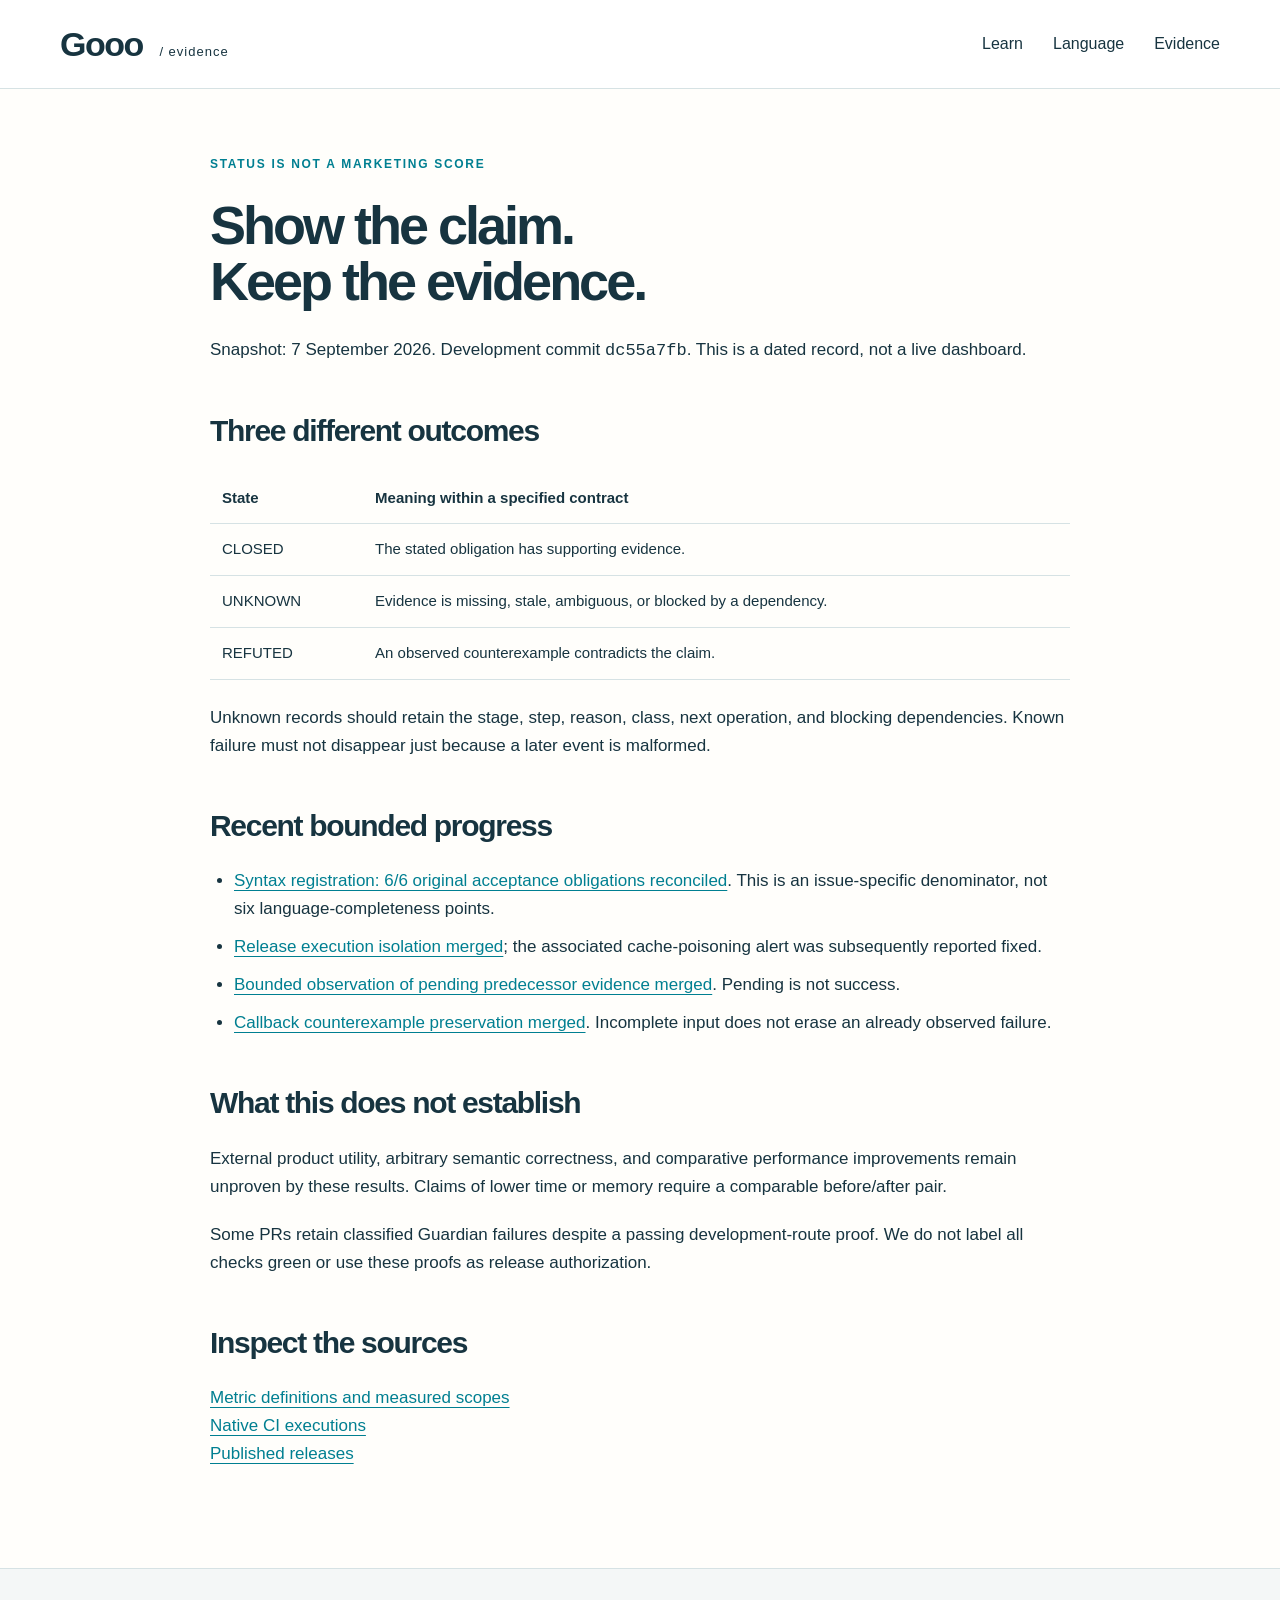
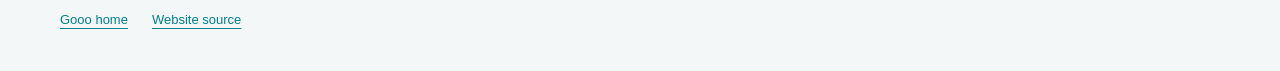
<file: evidence.html>
<!doctype html><html lang="en" data-astryx-theme="neutral"><head><meta charset="utf-8"><meta name="viewport" content="width=device-width, initial-scale=1"><title>Evidence and status - Gooo</title><meta name="description" content="What Gooo has demonstrated, what remains unknown, and where to inspect the evidence."><link rel="stylesheet" href="style.css"></head><body><a class="skip" href="#main">Skip to content</a><header><nav class="wrap" aria-label="Main navigation"><a class="brand" href="index.html">Gooo<span> / evidence</span></a><div class="navlinks"><a href="learn.html">Learn</a><a href="language.html">Language</a><a href="evidence.html" aria-current="page">Evidence</a></div></nav></header><main id="main" class="wrap document"><p class="eyebrow">STATUS IS NOT A MARKETING SCORE</p><h1>Show the claim.<br>Keep the evidence.</h1><p>Snapshot: 7 September 2026. Development commit <code>dc55a7fb</code>. This is a dated record, not a live dashboard.</p><h2 id="states">Three different outcomes</h2><table><thead><tr><th>State</th><th>Meaning within a specified contract</th></tr></thead><tbody><tr><td>CLOSED</td><td>The stated obligation has supporting evidence.</td></tr><tr><td>UNKNOWN</td><td>Evidence is missing, stale, ambiguous, or blocked by a dependency.</td></tr><tr><td>REFUTED</td><td>An observed counterexample contradicts the claim.</td></tr></tbody></table><p>Unknown records should retain the stage, step, reason, class, next operation, and blocking dependencies. Known failure must not disappear just because a later event is malformed.</p><h2>Recent bounded progress</h2><ul><li><a href="https://github.com/kimjooyoon/meta-ontology-go/issues/742">Syntax registration: 6/6 original acceptance obligations reconciled</a>. This is an issue-specific denominator, not six language-completeness points.</li><li><a href="https://github.com/kimjooyoon/meta-ontology-go/pull/746">Release execution isolation merged</a>; the associated cache-poisoning alert was subsequently reported fixed.</li><li><a href="https://github.com/kimjooyoon/meta-ontology-go/pull/747">Bounded observation of pending predecessor evidence merged</a>. Pending is not success.</li><li><a href="https://github.com/kimjooyoon/meta-ontology-go/pull/748">Callback counterexample preservation merged</a>. Incomplete input does not erase an already observed failure.</li></ul><h2>What this does not establish</h2><p>External product utility, arbitrary semantic correctness, and comparative performance improvements remain unproven by these results. Claims of lower time or memory require a comparable before/after pair.</p><p>Some PRs retain classified Guardian failures despite a passing development-route proof. We do not label all checks green or use these proofs as release authorization.</p><h2>Inspect the sources</h2><p><a href="https://github.com/kimjooyoon/meta-ontology-go/wiki/Metrics-and-Evidence">Metric definitions and measured scopes</a><br><a href="https://github.com/kimjooyoon/meta-ontology-go/actions">Native CI executions</a><br><a href="https://github.com/kimjooyoon/meta-ontology-go/releases">Published releases</a></p></main><footer><div class="wrap"><a href="index.html">Gooo home</a><a href="https://github.com/kimjooyoon/gooo-site">Website source</a></div></footer></body></html>
</file>
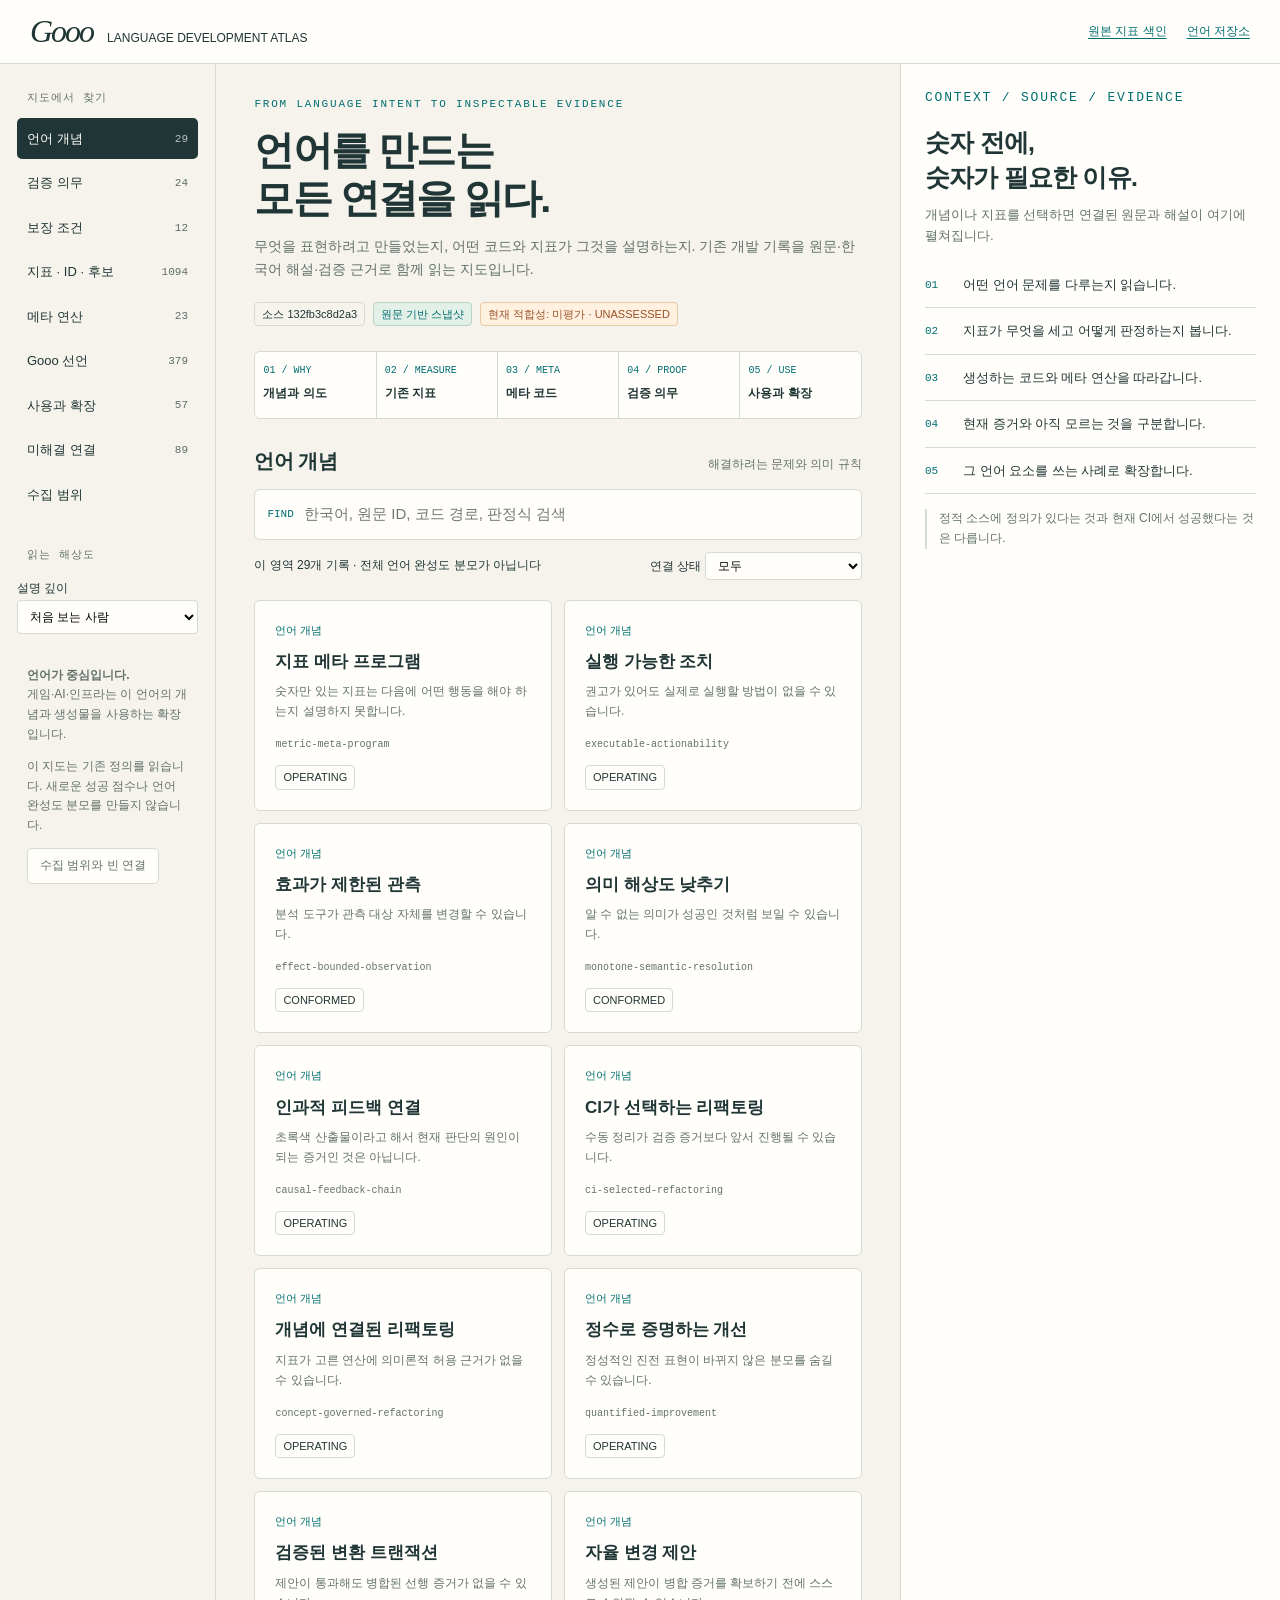
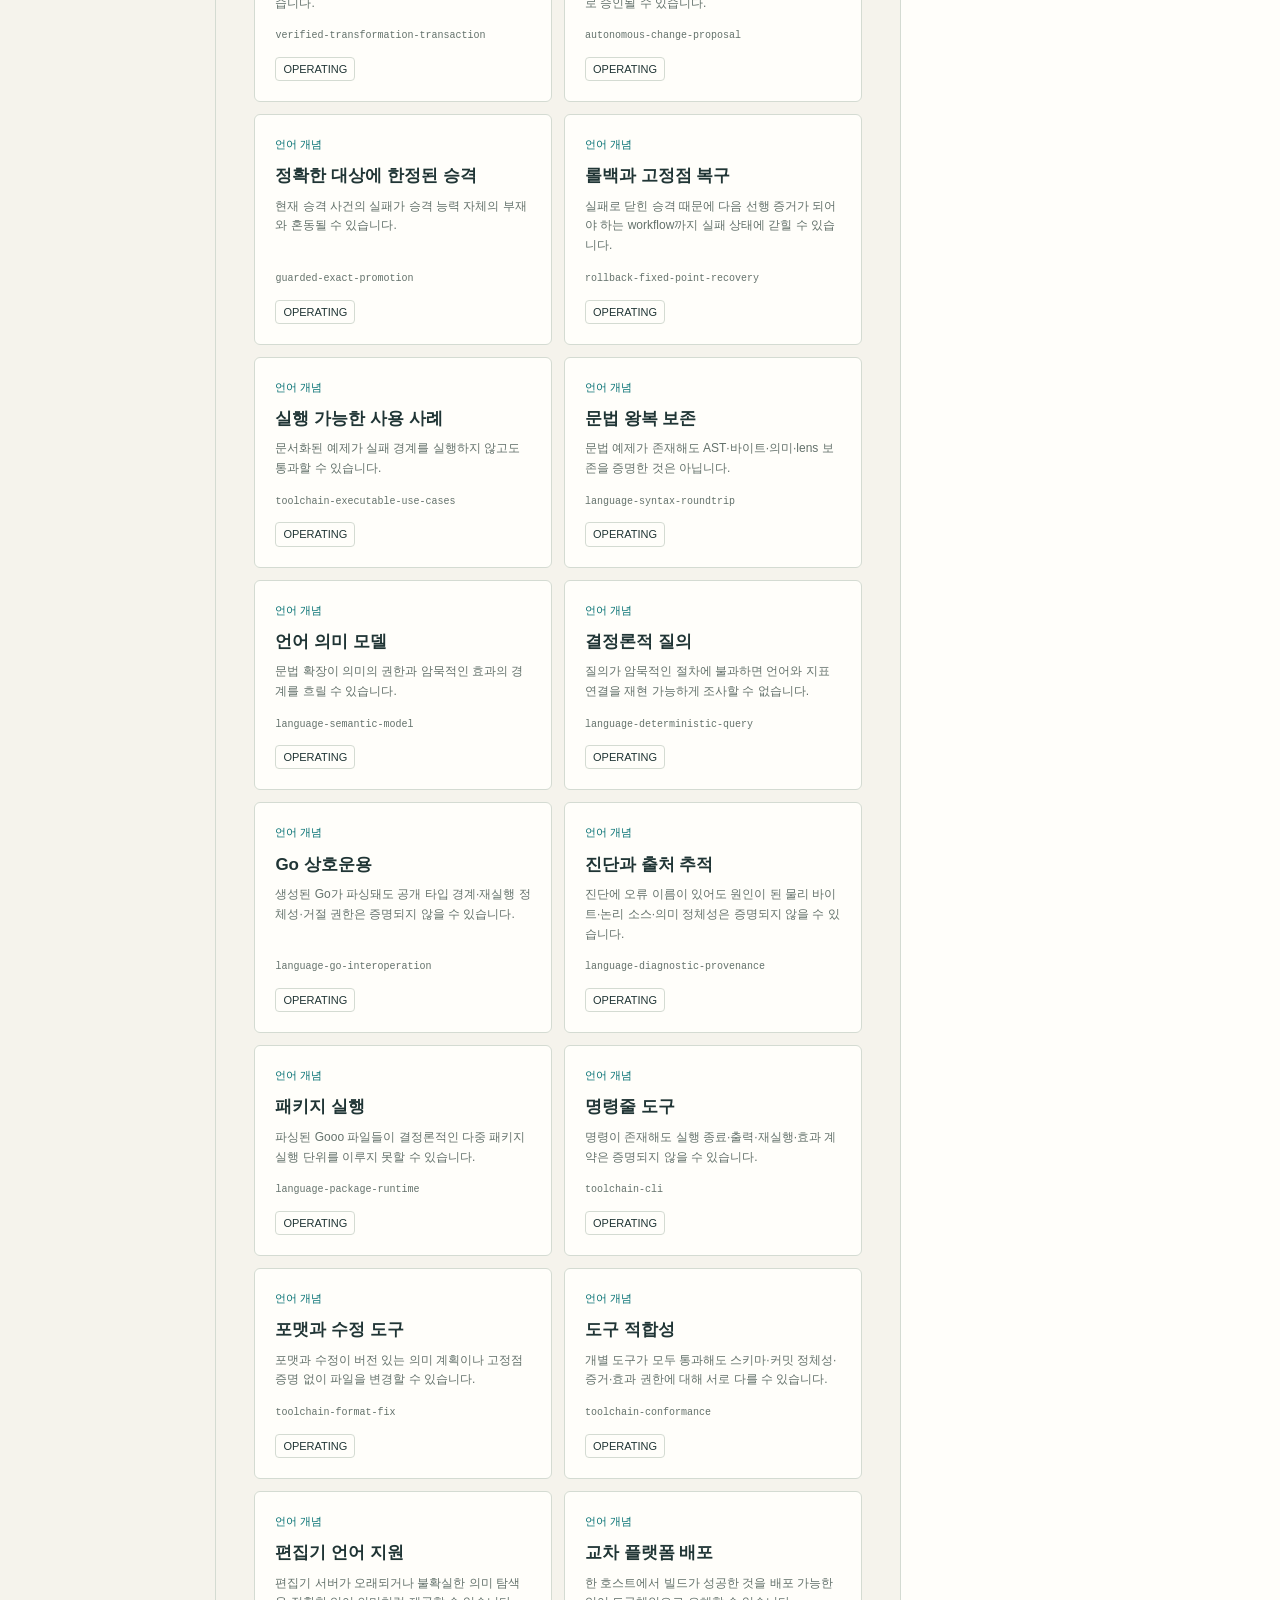
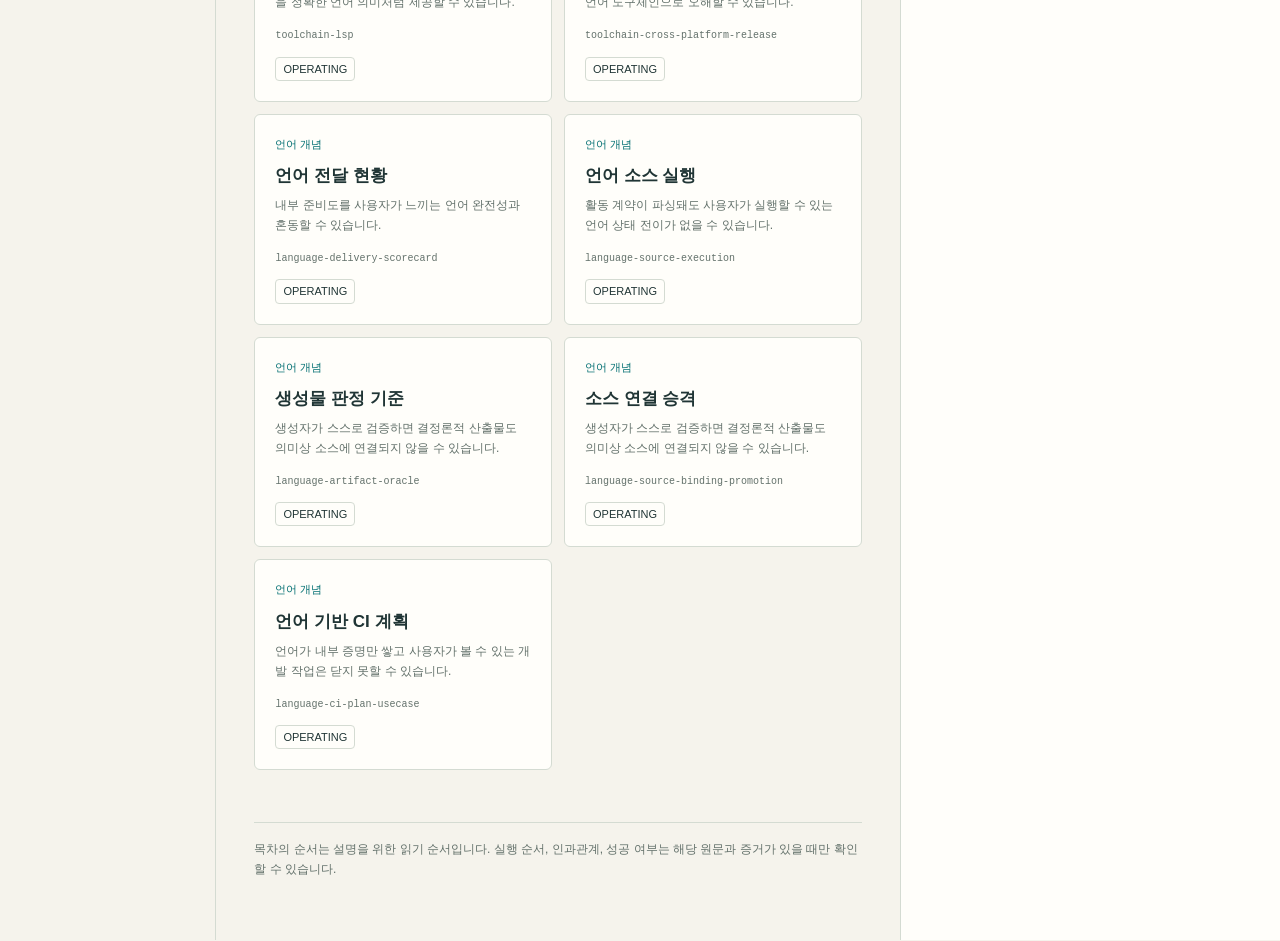
<file: language-map.html>
<!doctype html>
<html lang="ko">
<head>
<meta charset="utf-8">
<meta name="viewport" content="width=device-width, initial-scale=1">
<meta name="color-scheme" content="light">
<title>Gooo · 언어 개발 지도</title>
<style>
:root{--paper:#f5f3ec;--surface:#fffefa;--ink:#203535;--muted:#63716b;--line:#d4dbd2;--accent:#006e71;--tint:#e3f0e8;--unknown:#995027;--unknown-bg:#fff0df;--mono:"IBM Plex Mono","SFMono-Regular",Consolas,monospace;--body:"Apple SD Gothic Neo","Noto Sans KR","Malgun Gothic",sans-serif}
*{box-sizing:border-box}body{margin:0;color:var(--ink);background:var(--paper);font:15px/1.65 var(--body)}button,input,select{font:inherit}button,a,input,select{touch-action:manipulation}button{cursor:pointer}button:disabled{cursor:default;opacity:.45}a{color:var(--accent);text-underline-offset:3px}button:focus-visible,a:focus-visible,input:focus-visible,select:focus-visible,summary:focus-visible{outline:3px solid #dc8b42;outline-offset:4px}button{color:inherit}code,pre,.mono{font-family:var(--mono)}code{font-size:.78rem;overflow-wrap:anywhere}pre{white-space:pre-wrap;overflow-wrap:anywhere;font-size:12px;background:#edf1ec;padding:14px;border-radius:5px;max-height:480px;overflow:auto}h1,h2,h3,p{margin-top:0}h1{font-size:clamp(29px,3.1vw,46px);line-height:1.22;letter-spacing:-1.8px;font-weight:600;margin-bottom:12px}h2{font-size:20px;line-height:1.4;letter-spacing:-.5px}h3{font-size:15px;line-height:1.5}.muted{color:var(--muted)}.small{font-size:12px}.eyebrow{font:11px var(--mono);letter-spacing:1.8px;color:var(--accent);text-transform:uppercase}.badge{display:inline-flex;align-items:center;border:1px solid var(--line);border-radius:4px;padding:2px 7px;font-size:11px;line-height:1.65;gap:5px;max-width:100%;overflow-wrap:anywhere}.unknown{background:var(--unknown-bg);color:var(--unknown);border-color:#e7c8a9}.bound{background:var(--tint);color:var(--accent);border-color:#b9d3c8}.plain{border:1px solid var(--line);background:var(--surface);border-radius:5px;padding:7px 12px}.plain:hover{background:var(--tint)}.cluster{display:flex;flex-wrap:wrap;align-items:center;gap:8px}.skip{position:absolute;left:10px;top:-100px;background:var(--surface);padding:10px;z-index:50}.skip:focus{top:10px}[hidden]{display:none!important}
.topbar{height:64px;border-bottom:1px solid var(--line);display:flex;align-items:center;justify-content:space-between;padding:0 30px;background:var(--surface);gap:14px}.brand{display:flex;align-items:baseline;gap:14px;text-decoration:none;color:var(--ink)}.brand b{font:italic 32px Georgia,serif;letter-spacing:-2px}.brand span{font-size:12px}.topbar nav{display:flex;gap:20px;font-size:12px}.workspace{display:grid;grid-template-columns:216px minmax(0,1fr) 380px;min-height:calc(100vh - 64px)}.sidebar{padding:26px 17px;border-right:1px solid var(--line)}.sidebar section+section{margin-top:32px}.sidebar h2{font:11px var(--mono);letter-spacing:1px;margin:0 10px 13px;color:var(--muted)}.nav-button{width:100%;display:flex;justify-content:space-between;gap:8px;align-items:center;text-align:left;border:0;border-radius:5px;background:transparent;padding:10px;margin:3px 0;font-size:13px}.nav-button:hover{background:#e7ebe3}.nav-button[aria-current="page"]{background:var(--ink);color:#fffefa}.nav-count{font-family:var(--mono);font-size:11px;opacity:.7}.sidebar-note{padding:0 10px;font-size:12px;color:var(--muted)}.sidebar-note p{margin-bottom:12px}.resolution{width:100%;border:1px solid var(--line);padding:8px;background:var(--surface);border-radius:4px;font-size:12px}.canvas{min-width:0;padding:34px clamp(20px,3vw,45px) 60px;background-image:radial-gradient(#a5b9aa40 .7px,transparent .7px);background-size:18px 18px}.intro{max-width:740px}.intro .eyebrow{margin-bottom:16px}.intro>p:not(.eyebrow){font-size:14px;color:var(--muted);max-width:640px}.snapshot{display:flex;flex-wrap:wrap;gap:8px;margin:21px 0 25px}.route{display:flex;gap:0;margin-bottom:28px;border:1px solid var(--line);background:var(--surface);border-radius:6px;overflow:hidden}.route button{position:relative;flex:1;min-width:0;padding:13px 8px;background:transparent;border:0;text-align:left;border-right:1px solid var(--line)}.route button:last-child{border:0}.route button:hover{background:var(--tint)}.route small{display:block;font:10px var(--mono);color:var(--accent);margin-bottom:4px}.route span{font-size:12px;font-weight:600}.section-heading{display:flex;align-items:baseline;justify-content:space-between;gap:10px;margin-bottom:14px}.section-heading h2{margin:0}.section-heading p{margin:0;font-size:12px;color:var(--muted)}.search{display:flex;align-items:center;background:var(--surface);border:1px solid var(--line);border-radius:6px;padding:0 12px;gap:10px;margin-bottom:12px}.search label{font:11px var(--mono);color:var(--accent)}.search input{min-width:0;width:100%;padding:12px 0;border:0;background:transparent;color:var(--ink);outline-offset:0}.filters{display:flex;align-items:center;justify-content:space-between;flex-wrap:wrap;gap:10px;margin-bottom:20px;font-size:12px}.filters select{font-size:12px;background:var(--surface);border:1px solid var(--line);padding:5px 8px;border-radius:4px}.grid{display:grid;grid-template-columns:repeat(2,minmax(0,1fr));gap:12px}.record{display:flex;flex-direction:column;text-align:left;min-width:0;width:100%;padding:20px;background:var(--surface);border:1px solid var(--line);border-radius:6px;transition:border-color .15s,transform .15s}.record:hover{border-color:var(--accent);transform:translateY(-2px)}.record[aria-pressed="true"]{border-color:var(--accent);box-shadow:inset 3px 0 var(--accent)}.record .record-kind{font-size:11px;color:var(--accent);margin-bottom:10px}.record h3{font-size:17px;margin-bottom:8px}.record p{font-size:12px;color:var(--muted);margin-bottom:15px}.record code{color:var(--muted);font-size:10px;display:block;margin-top:auto}.record .cluster{margin-top:12px}.pagination{display:flex;align-items:center;justify-content:center;gap:16px;margin-top:24px;font-size:12px}.empty{padding:30px;background:var(--surface);border:1px dashed var(--line);border-radius:6px;color:var(--muted);grid-column:1/-1}.scope-note{border-top:1px solid var(--line);margin-top:28px;padding-top:17px;font-size:12px;color:var(--muted)}.inspector{border-left:1px solid var(--line);background:var(--surface);min-width:0}.inspector-inner{position:sticky;top:0;padding:26px 24px;max-height:100vh;overflow:auto}.inspector-top{display:flex;align-items:center;justify-content:space-between;margin-bottom:20px}.inspector-top p{margin:0}.inspector h2{font-size:25px;letter-spacing:-.8px;margin-bottom:9px;overflow-wrap:anywhere}.inspector h3{margin-bottom:9px}.inspector section{padding-top:22px;margin-top:20px;border-top:1px solid var(--line)}.inspector p{font-size:13px}.inspector .entity-id{display:block;color:var(--muted);font-size:10px;margin-bottom:12px}.note{font-size:12px!important;color:var(--muted);border-left:2px solid var(--line);padding-left:12px}.fact{margin:12px 0}.fact dt{font-size:11px;color:var(--muted);margin-bottom:3px}.fact dd{font-size:13px;margin:0;overflow-wrap:anywhere}.relation{width:100%;text-align:left;border:1px solid var(--line);border-radius:5px;background:transparent;padding:10px;margin:5px 0}.relation:hover{background:var(--tint)}.relation strong{font-size:12px;display:block}.relation small{font-size:10px;color:var(--muted);display:block;overflow-wrap:anywhere}.source-link{display:block;font:11px/1.7 var(--mono);margin:7px 0;overflow-wrap:anywhere}.inspector details{margin:12px 0}.inspector summary{cursor:pointer;font-size:13px;padding:8px 0}.inspector details>div{padding:0 0 9px}.inspector table{width:100%;border-collapse:collapse;font-size:12px}.inspector th,.inspector td{text-align:left;border-bottom:1px solid var(--line);padding:8px 5px;vertical-align:top;overflow-wrap:anywhere}.inspector th{width:85px;font-size:11px;color:var(--muted);font-weight:400}.welcome-steps{counter-reset:step;padding:0;list-style:none}.welcome-steps li{counter-increment:step;display:grid;grid-template-columns:28px 1fr;gap:10px;padding:12px 0;border-bottom:1px solid var(--line);font-size:13px}.welcome-steps li:before{content:counter(step,decimal-leading-zero);font:11px var(--mono);color:var(--accent);padding-top:5px}.coverage-row{padding:13px 0;display:grid;grid-template-columns:1fr auto;gap:10px;border-bottom:1px solid var(--line);font-size:13px}.coverage-row code{font-size:12px}.loading{padding:36px;background:var(--surface);border:1px solid var(--line);border-radius:6px}.loading h2{margin-bottom:12px}.loading p{font-size:13px;color:var(--muted)}.file-label{display:inline-block;padding:8px 12px;border:1px solid var(--line);border-radius:5px;cursor:pointer}.file-label input{max-width:220px;font-size:12px}.close-detail{display:none}.source-mode-only{display:none}body[data-resolution="developer"] .source-mode-only,body[data-resolution="reviewer"] .source-mode-only{display:block}body[data-resolution="reader"] .review-only{display:none}body[data-resolution="developer"] .review-only{display:none}
@media(min-width:1550px){.grid{grid-template-columns:repeat(3,minmax(0,1fr))}}@media(max-width:1150px){.workspace{grid-template-columns:188px minmax(0,1fr)}.inspector{position:fixed;right:0;top:0;bottom:0;width:min(440px,100vw);z-index:20;box-shadow:-15px 0 55px #172c3526;display:none}.inspector.open{display:block}.inspector-inner{height:100%;max-height:100%;position:static}.close-detail{display:inline-block}.canvas{padding:30px 24px}.topbar{padding:0 22px}.grid{grid-template-columns:repeat(2,minmax(0,1fr))}}@media(max-width:650px){.topbar{height:58px;padding:0 16px}.brand span{display:none}.topbar nav{gap:12px}.workspace{display:block}.sidebar{padding:12px 16px;border-right:0;border-bottom:1px solid var(--line)}.sidebar section+section{margin-top:12px}.sidebar h2,.sidebar-note{display:none}.sidebar section:first-child{display:flex;gap:4px;overflow-x:auto}.nav-button{width:auto;flex-shrink:0;padding:8px 10px;margin:0}.nav-count{display:none}.sidebar .reading-controls{display:flex;gap:12px;align-items:center}.resolution{width:auto;flex:1}.canvas{padding:25px 16px 40px}.grid{grid-template-columns:1fr}.record{padding:18px}.intro>p:not(.eyebrow){font-size:13px}.route{overflow-x:auto}.route button{min-width:88px;padding:11px}.section-heading{align-items:start}.section-heading p{max-width:135px;text-align:right}h1{font-size:32px}.snapshot{margin:17px 0}.inspector-inner{padding:22px}.filters{align-items:flex-start}.filter-copy{max-width:100%}}
@media(prefers-reduced-motion:reduce){*{scroll-behavior:auto!important;transition:none!important}}
</style>
</head>
<body data-resolution="reader">
<a href="#main" class="skip">본문으로 이동</a>
<header class="topbar"><a class="brand" href="./index.html"><b>Gooo</b><span>LANGUAGE DEVELOPMENT ATLAS</span></a><nav aria-label="외부 자료"><a href="./metric-map.html">원본 지표 색인</a><a href="https://github.com/kimjooyoon/meta-ontology-go">언어 저장소</a></nav></header>
<div class="workspace">
<aside class="sidebar" aria-label="지도 목차"><section id="navigation"><h2>지도에서 찾기</h2></section><section class="reading-controls"><h2>읽는 해상도</h2><label class="small" for="resolution">설명 깊이</label><select class="resolution" id="resolution"><option value="reader">처음 보는 사람</option><option value="developer">구현을 보는 개발자</option><option value="reviewer">근거를 보는 검토자</option></select></section><section class="sidebar-note"><p><strong>언어가 중심입니다.</strong><br>게임·AI·인프라는 이 언어의 개념과 생성물을 사용하는 확장입니다.</p><p>이 지도는 기존 정의를 읽습니다. 새로운 성공 점수나 언어 완성도 분모를 만들지 않습니다.</p><button type="button" class="plain" id="coverage-link">수집 범위와 빈 연결</button></section></aside>
<main class="canvas" id="main"><div class="intro"><p class="eyebrow">From language intent to inspectable evidence</p><h1>언어를 만드는<br>모든 연결을 읽다.</h1><p>무엇을 표현하려고 만들었는지, 어떤 코드와 지표가 그것을 설명하는지. 기존 개발 기록을 원문·한국어 해설·검증 근거로 함께 읽는 지도입니다.</p></div><div class="snapshot" id="snapshot"><span class="badge">소스 스냅샷 읽는 중</span></div>
<nav class="route" aria-label="탐색 순서. 실행 흐름이나 인과관계를 뜻하지 않습니다."><button data-view="concept"><small>01 / WHY</small><span>개념과 의도</span></button><button data-view="metric"><small>02 / MEASURE</small><span>기존 지표</span></button><button data-view="operation"><small>03 / META</small><span>메타 코드</span></button><button data-view="obligation"><small>04 / PROOF</small><span>검증 의무</span></button><button data-view="usecase"><small>05 / USE</small><span>사용과 확장</span></button></nav>
<div class="loading" id="loading" role="status"><h2>이미 수집된 언어 자료를 연결합니다.</h2><p>같은 사이트의 지표 색인에서 원본 데이터만 읽습니다. 원문을 실행하거나 새 관측값을 만들지 않습니다.</p></div>
<section id="explorer" hidden><div class="section-heading"><h2 id="view-title">언어 개념</h2><p id="view-description"></p></div><div class="search"><label for="search">FIND</label><input id="search" type="search" placeholder="한국어, 원문 ID, 코드 경로, 판정식 검색" autocomplete="off" aria-label="현재 영역의 원문과 해설 검색"></div><div class="filters"><span id="result-count" class="filter-copy" aria-live="polite"></span><label>연결 상태 <select id="filter"><option value="all">모두</option><option value="source-contract">소스 계약이 있는 지표</option><option value="missing-contract">소스 계약 미연결 지표</option><option value="unknown">명시적 미해결 기록</option></select></label></div><div id="records" class="grid"></div><div id="pagination" class="pagination"></div></section>
<footer class="scope-note" id="scope-note">목차의 순서는 설명을 위한 읽기 순서입니다. 실행 순서, 인과관계, 성공 여부는 해당 원문과 증거가 있을 때만 확인할 수 있습니다.</footer></main>
<aside class="inspector" id="inspector" aria-label="선택한 내용과 근거"><div class="inspector-inner"><div class="inspector-top"><p class="eyebrow">Context / source / evidence</p><button class="plain close-detail" id="close-detail">닫기</button></div><div id="detail"><h2>숫자 전에,<br>숫자가 필요한 이유.</h2><p class="muted">개념이나 지표를 선택하면 연결된 원문과 해설이 여기에 펼쳐집니다.</p><ol class="welcome-steps"><li>어떤 언어 문제를 다루는지 읽습니다.</li><li>지표가 무엇을 세고 어떻게 판정하는지 봅니다.</li><li>생성하는 코드와 메타 연산을 따라갑니다.</li><li>현재 증거와 아직 모르는 것을 구분합니다.</li><li>그 언어 요소를 쓰는 사례로 확장합니다.</li></ol><p class="note">정적 소스에 정의가 있다는 것과 현재 CI에서 성공했다는 것은 다릅니다.</p></div></div></aside>
</div>
<script type="module">
const $=id=>document.getElementById(id);
const el=(tag,text,className)=>{const n=document.createElement(tag);if(text!==undefined)n.textContent=String(text);if(className)n.className=className;return n};
const lists={concept:['언어 개념','해결하려는 문제와 의미 규칙'],obligation:['검증 의무','언어 정의에 붙은 확인 조건'],assurance:['보장 조건','등록된 보장 의무와 메타 연산'],metric:['지표 · ID · 후보','정식 소스 계약과 단순 출현을 구분'],operation:['메타 연산','등록된 동작과 입력·출력 경계'],activity:['Gooo 선언','원문에서 관측한 activity 선언'],usecase:['사용과 확장','언어 개념 아래 선언된 사용 사례'],unknown:['미해결 연결','어느 단계에서 무엇이 부족한지'],coverage:['수집 범위','현재 지도에 들어온 것과 빠진 것']};
const words={FOUNDATION:'기초 전제',COHERENCE:'일관성',REGRESSION:'회귀 검증',OUTCOME:'결과 지표',DRIVER:'과정 지표',GUARDRAIL:'보호 조건',UNKNOWN:'확인 불가',REFUTED:'반증',CLOSED:'해당 판정 닫힘',UNASSESSED:'미평가',SOURCE_BOUND:'소스 연결',DIRECT_MISSING:'직접 증거 누락',DEPENDENCY_BLOCKED:'의존 항목에 막힘',STALE:'오래된 증거',AMBIGUOUS:'모호함',UNBOUNDED:'범위 미정'};
const fieldNames={stage:'단계',step:'작업 단계',reason:'이유',unknown_class:'미해결 유형',next_operation:'다음 작업',blocked_by:'막고 있는 항목',proof_choice:'증명 방식',required_meta_operation:'필수 메타 연산',activity:'등록된 activity 이름',input_entity:'입력 개체',output_entity:'출력 개체',mode:'동작 방식',repository_writes:'저장소 쓰기',promotion_authorized:'승격 권한',state:'원문 상태',decision:'원문 결정',expected:'기대 결과',trigger:'사용 계기'};
let atlas,records=[],byKey=new Map(),byID=new Map(),outgoing=new Map(),incoming=new Map(),view='concept',page=0,selected=null,contractsByMetric=new Map(),releaseByMetric=new Map(),opNames=new Map();
const size=30;
const array=value=>Array.isArray(value)?value:[];
const text=value=>typeof value==='string'?value:JSON.stringify(value);
const translated=value=>words[value]?`${words[value]} · ${value}`:text(value);
const metricID=record=>record.metric_id??record.MetricID;
const sourceCalls=()=>array(atlas?.source_contracts?.calls);
const partialCalls=()=>array(atlas?.partial_contracts??atlas?.source_contracts?.partial_calls);
function titleFor(kind,item){if(kind==='metric')return item.translation?.ko??item.metric_id??item.id??'해설 미연결';if(kind==='concept')return item.translation?.title??item.title??item.name??item.id;if(kind==='activity')return item.name;if(kind==='usecase')return item.translation_ko?.trigger??item.title??item.name??item.id;return item.translation?.ko??item.translation?.title??item.title??item.name??item.metric_id??item.id??item.unknown?.reason??'원문 기록'}
function summaryFor(kind,item){if(kind==='concept')return item.narrative_ko?.problem??'이 개념의 한국어 문제 설명이 아직 연결되지 않았습니다.';if(kind==='usecase')return item.translation_ko?.expected??'사용 사례에 선언된 기대 결과입니다. 현재 실행 결과와 구분합니다.';if(kind==='metric'){const count=(contractsByMetric.get(item.id)?.length??0)+(releaseByMetric.get(item.id)?.length??0);return count?`이 ID에 연결된 소스 계약 ${count}개. 수식과 호출 위치는 상세에서 확인합니다.`:'소스에서 수집된 ID 또는 후보입니다. 계산식 연결은 아직 확인되지 않았습니다.'}if(kind==='activity')return '어휘적으로 수집한 선언입니다. 이름 일치만으로 의미 검증을 주장하지 않습니다.';if(kind==='unknown')return item.unknown?.reason??item.reason??'원문에 기록된 미해결 연결';if(kind==='operation')return `${item.activity??item.id} · ${translated(item.proof_choice??'UNKNOWN')}`;return item.description??item.metric_id??'원문에 선언된 의무와 연결을 확인합니다.'}
function add(kind,item,index,extra={}){const id=String(item.id??item.metric_id??item.name??item.callsite_id??`${kind}-${index}`),key=`${kind}:${extra.owner??''}:${id}:${index}`;const record={kind,id,key,data:item,title:titleFor(kind,item),...extra};record.search=JSON.stringify({record:item,title:record.title,owner:extra.owner??''}).toLocaleLowerCase();records.push(record);byKey.set(key,record);if(!byID.has(id))byID.set(id,[]);byID.get(id).push(record);return record}
function group(map,key,value){if(!key)return;if(!map.has(key))map.set(key,[]);map.get(key).push(value)}
function indexAtlas(data){if(!data||typeof data!=='object'||!Array.isArray(data.metrics)||!Array.isArray(data.concepts)||!/^[0-9a-f]{40}$/i.test(data.source_sha??''))throw Error('고정 소스 SHA와 concepts/metrics 배열이 있는 atlas 데이터가 아닙니다.');atlas=data;records=[];byKey=new Map();byID=new Map();outgoing=new Map();incoming=new Map();contractsByMetric=new Map();releaseByMetric=new Map();opNames=new Map();for(const c of sourceCalls())group(contractsByMetric,metricID(c),c);for(const c of array(atlas.release_metric_contracts?.contracts))group(releaseByMetric,metricID(c),c);for(const [kind,items] of [['concept',atlas.concepts],['obligation',atlas.obligations],['assurance',atlas.assurance_obligations],['metric',atlas.metrics],['activity',atlas.activities]])array(items).forEach((item,i)=>add(kind,item,i));array(atlas.metric_program_operations).forEach((item,i)=>{const r=add('operation',item,i,{registry:'metric_program_operations'});group(opNames,item.activity,r)});array(atlas.assurance_operations).forEach((item,i)=>{const r=add('operation',item,i,{registry:'assurance_operations'});group(opNames,item.activity,r)});array(atlas.concepts).forEach(c=>array(c.use_cases).forEach((item,i)=>add('usecase',item,i,{owner:c.id})));partialCalls().forEach((item,i)=>add('unknown',item,i));for(const record of records)indexReferences(record);renderNavigation();$('snapshot').replaceChildren(el('span',`소스 ${atlas.source_sha.slice(0,12)}`,'badge'),el('span','원문 기반 스냅샷','badge bound'),el('span',`현재 적합성: ${translated(atlas.current_conformance??'UNASSESSED')}`,'badge unknown'));$('loading').hidden=true;$('explorer').hidden=false;render();}
function indexReferences(record){const found=[];const ignored=new Set(['translation','translation_ko','narrative_ko','description','declaration','signature','helper_signature','source','references','reference','argument_expressions','result_field_expressions','field_guides']);function visit(value,path,depth){if(depth>10||value==null)return;if(typeof value==='string'){if(!path.length||(path.length===1&&path[0]==='id'))return;const candidates=(byID.get(value)??[]).filter(r=>r.key!==record.key);if(candidates.length)found.push({path:path.join('.'),value,targets:candidates.map(r=>r.key),ambiguous:candidates.length>1});return}if(Array.isArray(value)){value.forEach((v,i)=>visit(v,[...path,String(i)],depth+1));return}if(typeof value==='object')for(const [key,v]of Object.entries(value))if(!ignored.has(key))visit(v,[...path,key],depth+1)}visit(record.data,[],0);outgoing.set(record.key,found);for(const edge of found)for(const key of edge.targets)group(incoming,key,{...edge,from:record.key});}
function renderNavigation(){const nav=$('navigation');nav.replaceChildren(el('h2','지도에서 찾기'));for(const [kind,[label]]of Object.entries(lists)){const button=el('button',undefined,'nav-button');button.type='button';button.dataset.kind=kind;button.append(el('span',label),el('span',kind==='coverage'?'':records.filter(r=>r.kind===kind).length,'nav-count'));if(kind===view)button.setAttribute('aria-current','page');button.addEventListener('click',()=>changeView(kind));nav.append(button)}}
function changeView(kind){if(!lists[kind])return;view=kind;page=0;$('filter').value='all';$('search').value='';renderNavigation();render()}
function filteredRecords(){const query=$('search').value.trim().toLocaleLowerCase(),filter=$('filter').value;return records.filter(r=>r.kind===view&&(!query||r.search.includes(query))).filter(r=>{const bound=r.kind==='metric'&&((contractsByMetric.get(r.id)?.length??0)+(releaseByMetric.get(r.id)?.length??0)>0);if(filter==='source-contract')return bound;if(filter==='missing-contract')return r.kind==='metric'&&!bound;if(filter==='unknown')return r.kind==='unknown'||r.data.state==='UNKNOWN'||r.data.unknown?.state==='UNKNOWN'||Boolean(r.data.unknown?.reason);return true})}
function render(){if(!atlas)return;$('view-title').textContent=lists[view][0];$('view-description').textContent=lists[view][1];$('records').replaceChildren();$('pagination').replaceChildren();$('search').closest('.search').hidden=view==='coverage';$('filter').closest('.filters').hidden=view==='coverage';if(view==='coverage'){renderCoverage();return}const items=filteredRecords(),last=Math.max(0,Math.ceil(items.length/size)-1);page=Math.min(page,last);$('result-count').textContent=`이 영역 ${items.length}개 기록 · 전체 언어 완성도 분모가 아닙니다`;for(const record of items.slice(page*size,(page+1)*size)){const card=el('button',undefined,'record');card.type='button';card.setAttribute('aria-pressed',String(selected===record.key));card.append(el('span',lists[record.kind][0],'record-kind'),el('h3',record.title),el('p',summaryFor(record.kind,record.data)),el('code',record.id));const badges=el('div',undefined,'cluster');if(record.data.stage)badges.append(el('span',translated(record.data.stage),'badge'));if(record.kind==='metric')badges.append(el('span',contractsByMetric.has(record.id)||releaseByMetric.has(record.id)?'소스 계약 있음':'계약 미연결',contractsByMetric.has(record.id)||releaseByMetric.has(record.id)?'badge bound':'badge unknown'));if(record.kind==='unknown')badges.append(el('span',translated(record.data.unknown?.unknown_class??'UNKNOWN'),'badge unknown'));card.append(badges);card.addEventListener('click',()=>selectRecord(record));$('records').append(card)}if(!items.length)$('records').append(el('p','현재 수집 범위에서 해당 기록을 찾지 못했습니다. 없는 것을 성공이나 0으로 해석하지 않습니다.','empty'));if(items.length>size){for(const [label,delta]of [['이전',-1],['다음',1]]){const b=el('button',label,'plain');b.type='button';b.disabled=page+delta<0||page+delta>last;b.addEventListener('click',()=>{page+=delta;render()});$('pagination').append(b);if(delta===-1)$('pagination').append(el('span',`${page+1} / ${last+1}`))}}if(view==='usecase'){$('records').append(el('p','게임·AI·인프라 프로젝트는 코어와 연결되는 확장입니다. 이 스냅샷에 외부 프로젝트의 입력·생성물·검증 근거가 없다면, 해당 연결은 아직 수집되지 않은 것입니다.','empty'))}}
function section(title,parent=$('detail'),className){const s=el('section',undefined,className);s.append(el('h3',title));parent.append(s);return s}
function fact(parent,label,value){if(value===undefined||value===null)return;const dl=el('dl',undefined,'fact');dl.append(el('dt',label),el('dd',typeof value==='object'?JSON.stringify(value):translated(value)));parent.append(dl)}
function rawBlock(parent,title,value,open=false){const d=el('details');d.open=open;d.append(el('summary',title),el('pre',JSON.stringify(value,null,2)));parent.append(d);return d}
function refLink(ref){if(!ref?.path||typeof ref.path!=='string')return null;const line=Number.isInteger(ref.line)&&ref.line>0?ref.line:null;const a=el('a',ref.path+(line?`:${line}`:''),'source-link');a.href=`https://github.com/kimjooyoon/meta-ontology-go/blob/${atlas.source_sha}/${ref.path.split('/').map(encodeURIComponent).join('/')}${line?`#L${line}`:''}`;a.target='_blank';a.rel='noopener noreferrer';return a}
function sourceReferences(value){const refs=new Map();function walk(v,depth){if(!v||depth>12||typeof v!=='object')return;if(v.path&&typeof v.path==='string'&&(v.line!==undefined||v.column!==undefined))refs.set(`${v.path}:${v.line??''}`,v);for(const x of Object.values(v))if(typeof x==='object')walk(x,depth+1)}walk(value,0);return [...refs.values()]}
function relationButton(target,label,detail){const b=el('button',undefined,'relation');b.type='button';b.append(el('strong',`${label} · ${target.title}`),el('small',detail));b.addEventListener('click',()=>selectRecord(target));return b}
function selectRecord(record){selected=record.key;const panel=$('detail');panel.replaceChildren(el('p',lists[record.kind][0],'eyebrow'),el('h2',record.title),el('code',record.id,'entity-id'));$('inspector').classList.add('open');const d=record.data;if(record.kind==='concept'){const why=section('어떤 문제를 다루는가');why.append(el('p',d.narrative_ko?.problem??'한국어 설명 미연결. 아래 원문을 확인해주세요.'));const effect=section('무엇을 바꾸려는가');effect.append(el('p',d.narrative_ko?.effect??'효과에 대한 한국어 설명이 미연결 상태입니다.'));effect.append(el('p','이 설명은 원문에 선언된 의도입니다. 현재 효용이나 구현 성공을 뜻하지 않습니다.','note'))}else if(record.kind==='usecase'){const use=section('언어를 사용하는 상황');fact(use,'사용 계기',d.translation_ko?.trigger);fact(use,'기대 결과',d.translation_ko?.expected);use.append(el('p','기대 결과와 실제 실행 관측을 분리합니다. 게임·AI·인프라 등 확장도 이 경계를 유지합니다.','note'));for(const parent of byID.get(record.owner)??[])if(parent.kind==='concept')use.append(relationButton(parent,'상위 언어 개념','원문 use_cases 소유 관계'))}else panel.append(el('p',summaryFor(record.kind,d)));if(record.kind==='metric')renderMetric(record,panel);if(record.kind==='unknown')renderUnknown(d.unknown??d,panel);if(record.kind==='operation'){const s=section('등록된 메타 연산');fact(s,'원본 레지스트리',record.registry);for(const k of ['activity','proof_choice','input_entity','output_entity','mode','repository_writes','promotion_authorized'])fact(s,fieldNames[k],d[k]);s.append(el('p','연산 등록은 실행 완료 증거가 아닙니다. 입력·출력은 레지스트리에 선언된 경계입니다.','note'));const matches=records.filter(r=>r.kind==='activity'&&r.data.name===d.activity);if(matches.length){const related=section('이름이 일치하는 Gooo 선언');related.append(el('p','동일 이름 검색 결과입니다. 컴파일러가 검증한 의미 연결로 승격하지 않습니다.','note'));for(const r of matches)related.append(relationButton(r,'선언 이름 일치',r.data.reference?.path??r.id))}}if(record.kind==='activity'){const s=section('Gooo 원문');s.append(el('pre',d.declaration??JSON.stringify(d,null,2)));for(const op of opNames.get(d.name)??[])s.append(relationButton(op,'등록 이름 일치','어휘적 연결이며 실행·의미 검증이 아님'))}renderRelations(record,panel);const refs=sourceReferences(d);if(refs.length){const s=section('원문 코드 위치',panel,'source-mode-only');for(const ref of refs){const a=refLink(ref);if(a)s.append(a)}}const original=section('원문 전체',panel,'source-mode-only');original.append(el('p','화면의 요약에서 생략된 필드를 포함합니다. 원문 ID와 값은 번역으로 대체하지 않습니다.','note'));rawBlock(original,'원문 JSON 열기',d);const b=el('button','이 기록의 원문 내려받기','plain');b.type='button';b.addEventListener('click',()=>downloadRecord(record));original.append(b);render();}
function renderMetric(record,panel){const regular=contractsByMetric.get(record.id)??[],release=releaseByMetric.get(record.id)??[];const s=section('이 숫자의 정의',panel);if(!regular.length&&!release.length){s.append(el('p','지표의 정식 계산식이 아직 연결되지 않았습니다. ID 출현만으로 정의·단위·분모를 추정하지 않습니다.','note'));s.append(el('span','소스 계약 UNKNOWN','badge unknown'))}for(const [i,c]of regular.entries()){const block=el('details');block.append(el('summary',`소스 계약 ${i+1} · ${c.call?.path??'호출 위치 미연결'}`));const body=el('div');const guides=c.field_guides;for(const [kind,label]of [['arguments','입력 인자와 정의'],['results','결과 필드와 판정']]){const values=array(guides?.[kind]);if(values.length){body.append(el('h3',label));for(const field of values){const item=el('details');item.append(el('summary',field.name??field.field));fact(item,'원문 필드',field.field);fact(item,'한국어 뜻',field.meaning);fact(item,'원문 표현식',field.expression);fact(item,'해석의 한계',field.limit);body.append(item)}}}if(!guides){rawBlock(body,'입력 표현식',c.argument_expressions??{});rawBlock(body,'결과 표현식',c.result_field_expressions??{})}for(const ref of sourceReferences(c)){const a=refLink(ref);if(a)body.append(a)}rawBlock(body,'계약 원문 전체',c);block.append(body);s.append(block)}for(const c of release){const block=el('details');block.append(el('summary','릴리스 지표의 소스 계산식'));for(const [key,label]of [['actual','관측값 계산식'],['expected','기준값 계산식'],['comparator','비교 연산'],['unit','단위'],['proof','증명 방식']]){const term=c.formula?.[key];fact(block,label,term?.expression??'UNKNOWN');if(term?.source_expression)fact(block,'원본을 따라 연결한 표현식',term.source_expression);if(term?.resolved_expression)fact(block,'소스 표현식 연결 결과',term.resolved_expression);if(term?.state)fact(block,'수식 연결 상태',term.state);const a=refLink(term?.reference);if(a)block.append(a)}block.append(el('p','소스 표현식입니다. 이 화면은 Go 코드를 실행해 실제 관측값을 계산하지 않습니다.','note'));rawBlock(block,'수식 연결 원문 전체',c);s.append(block)}const evidence=section('현재 관측과 증거',panel);evidence.append(el('span','이 지표의 현재 실행값 미연결','badge unknown'),el('p','소스 정의가 있어도 현재 head의 개별 지표 값·판정과 artifact 연결이 없으면 성공으로 표시하지 않습니다.','note'));if(record.data.translation?.meaning)fact(s,'원문 기반 설명',record.data.translation.meaning);}
function renderUnknown(u,panel){const s=section('어디에서 멈췄는가',panel);for(const key of ['stage','step','reason','unknown_class','next_operation','blocked_by'])fact(s,fieldNames[key],u[key]??'필드 미수집');s.append(el('p','누락·의존 차단·반증은 서로 다릅니다. 이 화면은 미해결 상태를 성공으로 바꾸거나 판정 기준을 낮추지 않습니다.','note'))}
function renderRelations(record,panel){const outgoingEdges=outgoing.get(record.key)??[],incomingEdges=incoming.get(record.key)??[];const s=section('원문에 적힌 연결',panel);s.append(el('p','아래는 원문 필드 값과 색인 ID의 정확한 일치입니다. 의미 검증이나 인과관계의 증거는 아닙니다.','note'));let total=0;for(const edge of outgoingEdges){for(const key of edge.targets){const target=byKey.get(key);if(!target)continue;s.append(relationButton(target,edge.ambiguous?'중복 ID 후보':'이 기록이 참조',`${edge.path} = ${edge.value}`));total++}}if(incomingEdges.length){const reverse=el('details');reverse.append(el('summary',`이 ID를 참조하는 기록 ${incomingEdges.length}개`));for(const edge of incomingEdges){const target=byKey.get(edge.from);if(target)reverse.append(relationButton(target,edge.ambiguous?'중복 ID 후보':'역방향 참조',edge.path))}s.append(reverse);total+=incomingEdges.length}if(!total)s.append(el('p','수집된 구조에서 다른 ID로 이어지는 명시적 연결을 찾지 못했습니다. 이름의 유사성으로 선을 만들지 않습니다.','note'))}
function renderCoverage(){const container=el('div',undefined,'empty');container.style.color='var(--ink)';container.append(el('h2','언어의 완성도가 아니라, 지도의 수집 범위'));const cohort=atlas.source_contract_cohort??{};for(const [label,value]of [['소스 커밋',atlas.source_sha],['등록된 언어 개념',array(atlas.concepts).length],['언어 의무',array(atlas.obligations).length],['별도 보장 의무',array(atlas.assurance_obligations).length],['지표 ID와 후보',array(atlas.metrics).length],['어휘적으로 관측한 Gooo 선언',array(atlas.activities).length],['해석된 소스 계약 호출',cohort.resolved_symbolic_calls??sourceCalls().length],['해석되지 않은 부분 계약',partialCalls().length],['수집 대상 파일',array(atlas.scanned_sources).length],['제외된 경로',array(atlas.excluded_paths).length]]){const row=el('div',undefined,'coverage-row');row.append(el('span',label),el('code',value));container.append(row)}container.append(el('p','이 수들은 서로 다른 모집단입니다. 합산 점수, 완료율, 전체 언어 개발의 분모로 사용하지 않습니다.','note'));const native=atlas.native_evidence;if(native){const s=section('CI 증거 연결 경계',container);fact(s,'지도에 기록된 수집 상태',native.ingestion?.state??'UNKNOWN');fact(s,'증거의 소스 head',native.source_head_sha);fact(s,'workflow run',native.workflow?.run_id);fact(s,'원본 receipt 결정',native.eligibility_receipt?.reported_decision);s.append(el('p','원본 receipt의 결정은 모든 지표의 현재 성공이나 언어 전체 완성을 의미하지 않습니다.','note'));if(native.ingestion?.reason)renderUnknown(native.ingestion,s);rawBlock(s,'CI 메타데이터 원문',native)}const limits=section('수집 한계와 미연결 부분',container);for(const item of array(atlas.limitations))limits.append(el('p',item,'small'));limits.append(el('p','한국어 설명이 없는 기록은 원문을 유지합니다. 지표의 실제 값·현재 판정·외부 프로젝트 연결이 수집되지 않으면 UNKNOWN으로 남깁니다.','note'));rawBlock(limits,'제외된 경로 전체',atlas.excluded_paths??[]);$('records').append(container);}
function downloadRecord(record){const blob=new Blob([JSON.stringify({source_sha:atlas.source_sha,kind:record.kind,id:record.id,record:record.data},null,2)+'\n'],{type:'application/json'});const url=URL.createObjectURL(blob);const a=el('a');a.href=url;a.download='gooo-atlas-record.json';a.click();setTimeout(()=>URL.revokeObjectURL(url),1000)}
function parseAtlas(source){const trimmed=source.trimStart();if(trimmed.startsWith('{'))return JSON.parse(source);const doc=new DOMParser().parseFromString(source,'text/html');const node=doc.getElementById('atlas-data');if(!node)throw Error('atlas-data 원본 데이터가 없습니다. 예시 대시보드는 이 지도의 근거로 사용할 수 없습니다.');return JSON.parse(node.textContent)}
function showLoadFailure(error){$('snapshot').replaceChildren(el('span','소스 데이터 미연결','badge unknown'));$('loading').hidden=false;$('loading').replaceChildren(el('h2','원본 atlas 데이터가 필요합니다.'),el('p',error.message),el('p','배포된 지도는 같은 사이트의 metric-map.html에서 데이터를 읽습니다. 로컬 파일에서는 CI가 생성한 atlas JSON 또는 HTML을 선택할 수 있습니다.'));const label=el('label',undefined,'file-label');label.append(el('span','CI 생성물 열기 '));const input=el('input');input.type='file';input.accept='.json,.html';input.addEventListener('change',async()=>{const file=input.files?.[0];if(!file)return;try{indexAtlas(parseAtlas(await file.text()))}catch(e){showLoadFailure(e)}});label.append(input);$('loading').append(label)}
$('search').addEventListener('input',()=>{page=0;render()});$('filter').addEventListener('change',()=>{page=0;render()});$('resolution').addEventListener('change',e=>{document.body.dataset.resolution=e.target.value});$('close-detail').addEventListener('click',()=>{$('inspector').classList.remove('open');const card=[...document.querySelectorAll('.record')].find(n=>n.getAttribute('aria-pressed')==='true');card?.focus()});document.addEventListener('keydown',e=>{if(e.key==='Escape')$('inspector').classList.remove('open')});for(const button of document.querySelectorAll('[data-view]'))button.addEventListener('click',()=>changeView(button.dataset.view));$('coverage-link').addEventListener('click',e=>{e.preventDefault();changeView('coverage')});renderNavigation();
try{if(location.protocol==='file:')throw Error('로컬 파일에서는 수집되지 않은 값을 표시하지 않습니다.');const response=await fetch(new URL('./metric-map.html',location.href),{credentials:'same-origin',cache:'no-cache'});if(!response.ok)throw Error(`원본 atlas 요청 실패: HTTP ${response.status}`);indexAtlas(parseAtlas(await response.text()))}catch(error){showLoadFailure(error)}
</script>
</body>
</html>
</file>
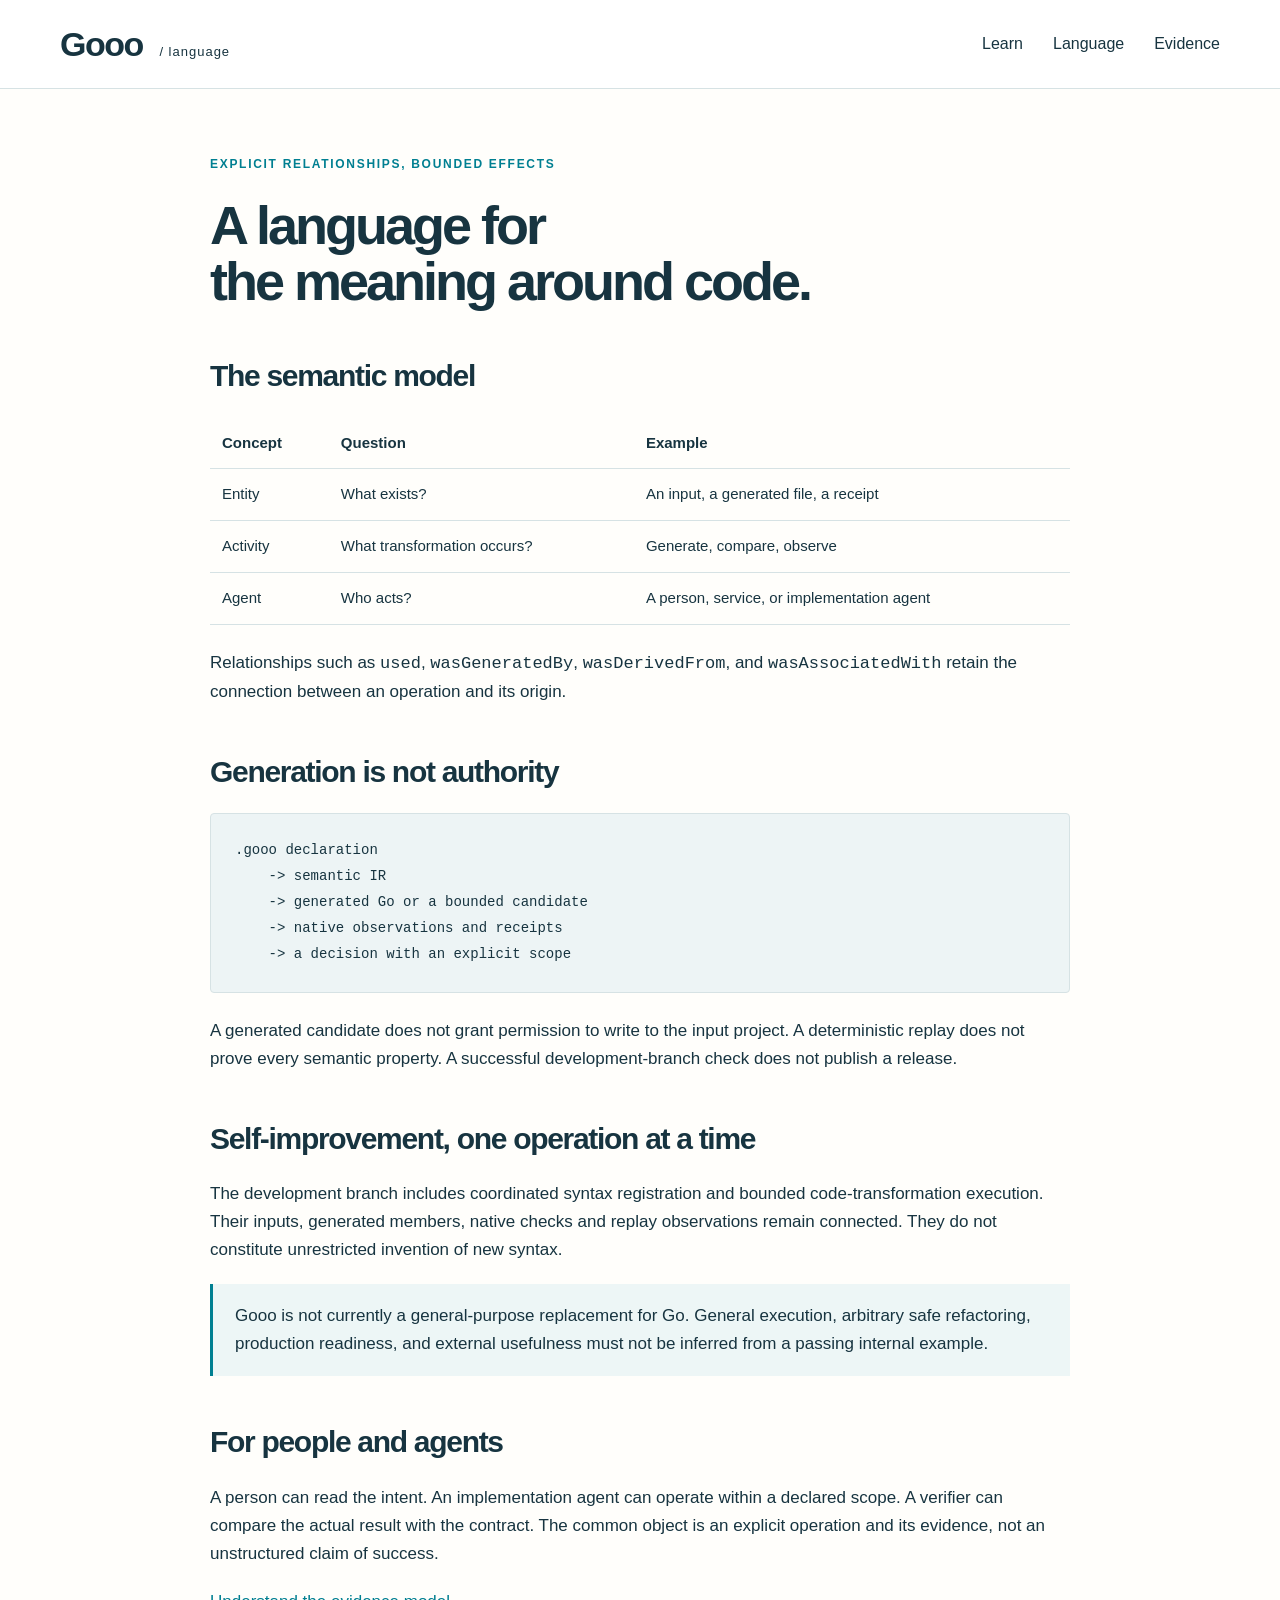
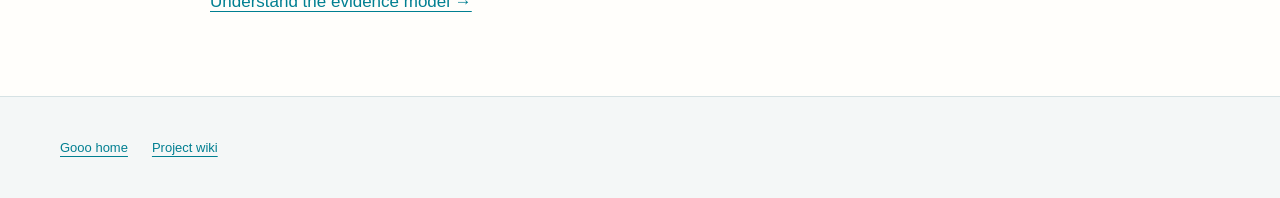
<file: language.html>
<!doctype html><html lang="en" data-astryx-theme="neutral"><head><meta charset="utf-8"><meta name="viewport" content="width=device-width, initial-scale=1"><title>The Gooo language</title><meta name="description" content="Entities, activities, agents, generation boundaries, and bounded self-improvement."><link rel="stylesheet" href="style.css"></head><body><a class="skip" href="#main">Skip to content</a><header><nav class="wrap" aria-label="Main navigation"><a class="brand" href="index.html">Gooo<span> / language</span></a><div class="navlinks"><a href="learn.html">Learn</a><a href="language.html" aria-current="page">Language</a><a href="evidence.html">Evidence</a></div></nav></header><main id="main" class="wrap document"><p class="eyebrow">EXPLICIT RELATIONSHIPS, BOUNDED EFFECTS</p><h1>A language for<br>the meaning around code.</h1><h2 id="model">The semantic model</h2><table><thead><tr><th>Concept</th><th>Question</th><th>Example</th></tr></thead><tbody><tr><td>Entity</td><td>What exists?</td><td>An input, a generated file, a receipt</td></tr><tr><td>Activity</td><td>What transformation occurs?</td><td>Generate, compare, observe</td></tr><tr><td>Agent</td><td>Who acts?</td><td>A person, service, or implementation agent</td></tr></tbody></table><p>Relationships such as <code>used</code>, <code>wasGeneratedBy</code>, <code>wasDerivedFrom</code>, and <code>wasAssociatedWith</code> retain the connection between an operation and its origin.</p><h2 id="generation">Generation is not authority</h2><pre><code>.gooo declaration
    -> semantic IR
    -> generated Go or a bounded candidate
    -> native observations and receipts
    -> a decision with an explicit scope</code></pre><p>A generated candidate does not grant permission to write to the input project. A deterministic replay does not prove every semantic property. A successful development-branch check does not publish a release.</p><h2>Self-improvement, one operation at a time</h2><p>The development branch includes coordinated syntax registration and bounded code-transformation execution. Their inputs, generated members, native checks and replay observations remain connected. They do not constitute unrestricted invention of new syntax.</p><div class="note">Gooo is not currently a general-purpose replacement for Go. General execution, arbitrary safe refactoring, production readiness, and external usefulness must not be inferred from a passing internal example.</div><h2>For people and agents</h2><p>A person can read the intent. An implementation agent can operate within a declared scope. A verifier can compare the actual result with the contract. The common object is an explicit operation and its evidence, not an unstructured claim of success.</p><a href="evidence.html">Understand the evidence model →</a></main><footer><div class="wrap"><a href="index.html">Gooo home</a><a href="https://github.com/kimjooyoon/meta-ontology-go/wiki">Project wiki</a></div></footer></body></html>
</file>
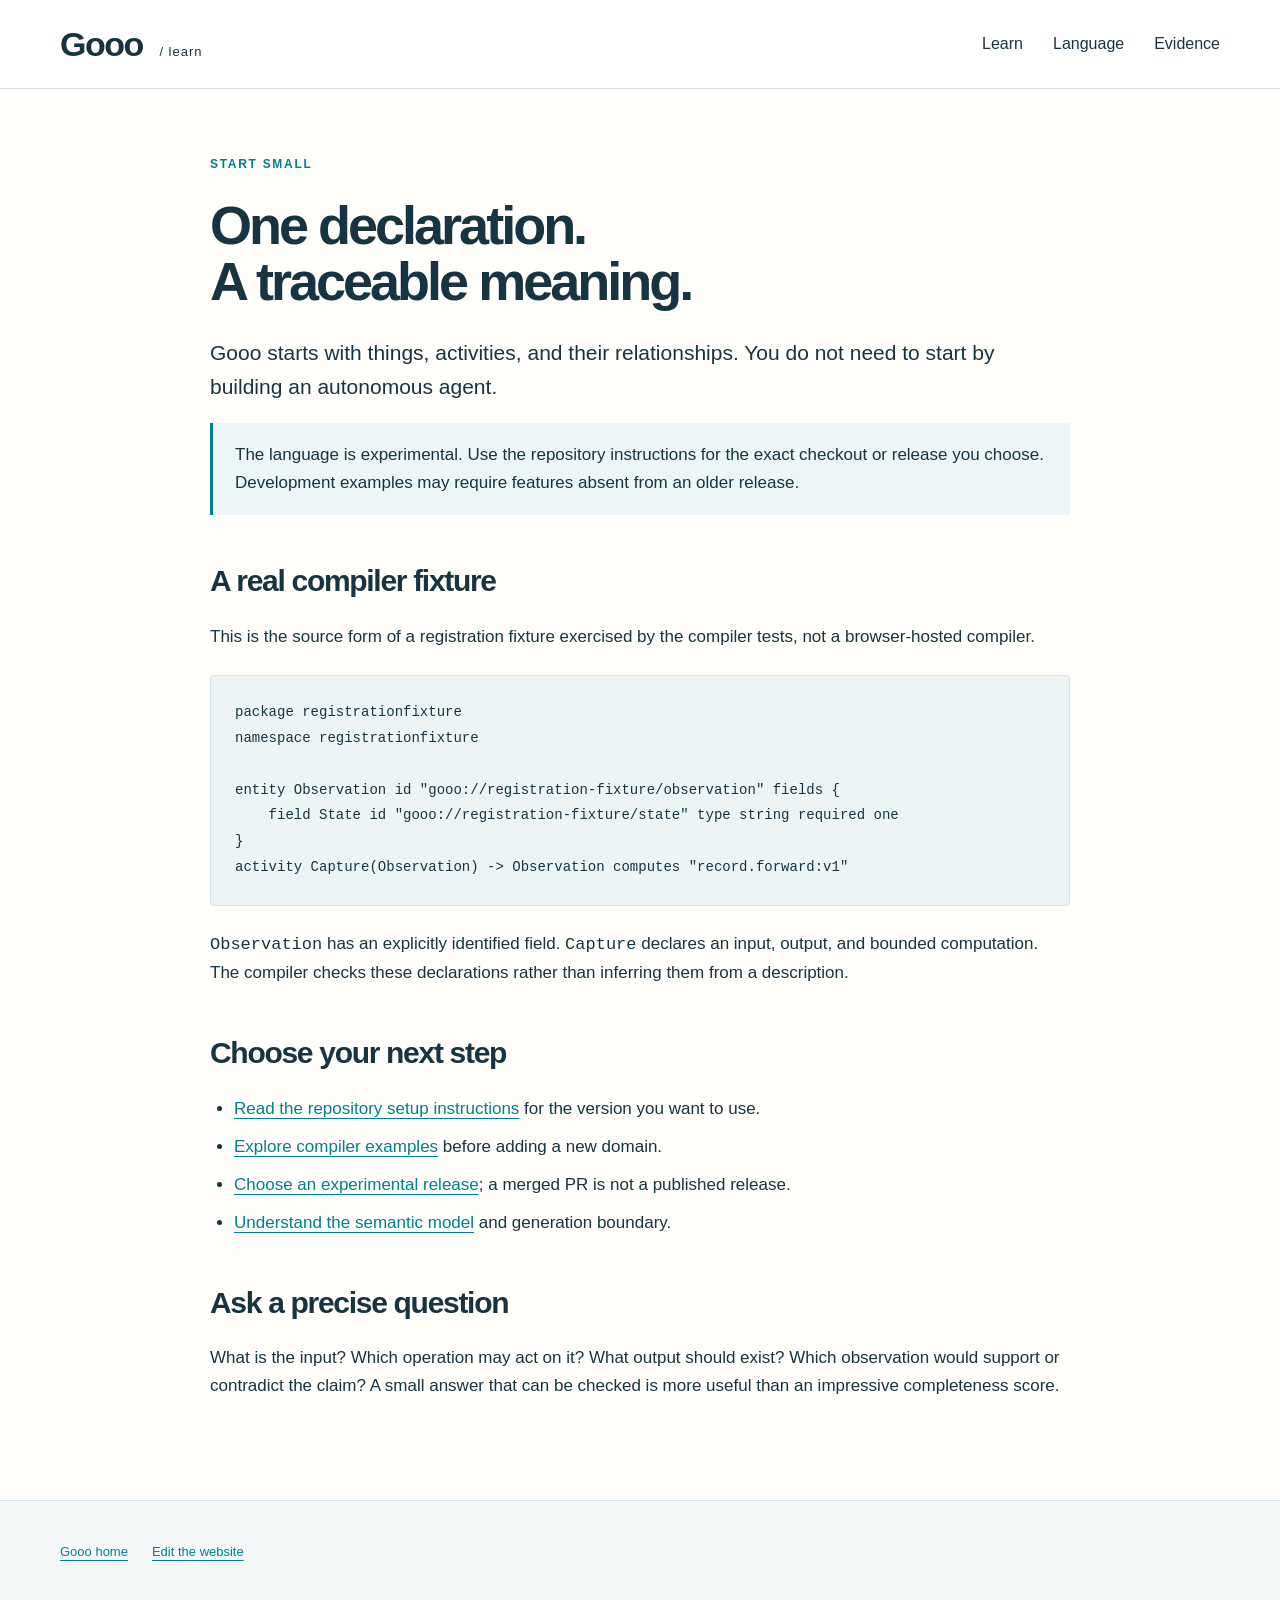
<file: learn.html>
<!doctype html><html lang="en" data-astryx-theme="neutral"><head><meta charset="utf-8"><meta name="viewport" content="width=device-width, initial-scale=1"><title>Learn Gooo</title><meta name="description" content="Start with explicit intent and a small Gooo declaration."><link rel="stylesheet" href="style.css"></head><body><a class="skip" href="#main">Skip to content</a><header><nav class="wrap" aria-label="Main navigation"><a class="brand" href="index.html">Gooo<span> / learn</span></a><div class="navlinks"><a href="learn.html" aria-current="page">Learn</a><a href="language.html">Language</a><a href="evidence.html">Evidence</a></div></nav></header><main id="main" class="wrap document"><p class="eyebrow">START SMALL</p><h1>One declaration.<br>A traceable meaning.</h1><p class="lede">Gooo starts with things, activities, and their relationships. You do not need to start by building an autonomous agent.</p><div class="note">The language is experimental. Use the repository instructions for the exact checkout or release you choose. Development examples may require features absent from an older release.</div><h2>A real compiler fixture</h2><p>This is the source form of a registration fixture exercised by the compiler tests, not a browser-hosted compiler.</p><pre><code>package registrationfixture
namespace registrationfixture

entity Observation id "gooo://registration-fixture/observation" fields {
    field State id "gooo://registration-fixture/state" type string required one
}
activity Capture(Observation) -> Observation computes "record.forward:v1"</code></pre><p><code>Observation</code> has an explicitly identified field. <code>Capture</code> declares an input, output, and bounded computation. The compiler checks these declarations rather than inferring them from a description.</p><h2>Choose your next step</h2><ul><li><a href="https://github.com/kimjooyoon/meta-ontology-go">Read the repository setup instructions</a> for the version you want to use.</li><li><a href="https://github.com/kimjooyoon/meta-ontology-go/tree/dev/examples">Explore compiler examples</a> before adding a new domain.</li><li><a href="https://github.com/kimjooyoon/meta-ontology-go/releases">Choose an experimental release</a>; a merged PR is not a published release.</li><li><a href="language.html">Understand the semantic model</a> and generation boundary.</li></ul><h2>Ask a precise question</h2><p>What is the input? Which operation may act on it? What output should exist? Which observation would support or contradict the claim? A small answer that can be checked is more useful than an impressive completeness score.</p></main><footer><div class="wrap"><a href="index.html">Gooo home</a><a href="https://github.com/kimjooyoon/gooo-site">Edit the website</a></div></footer></body></html>
</file>
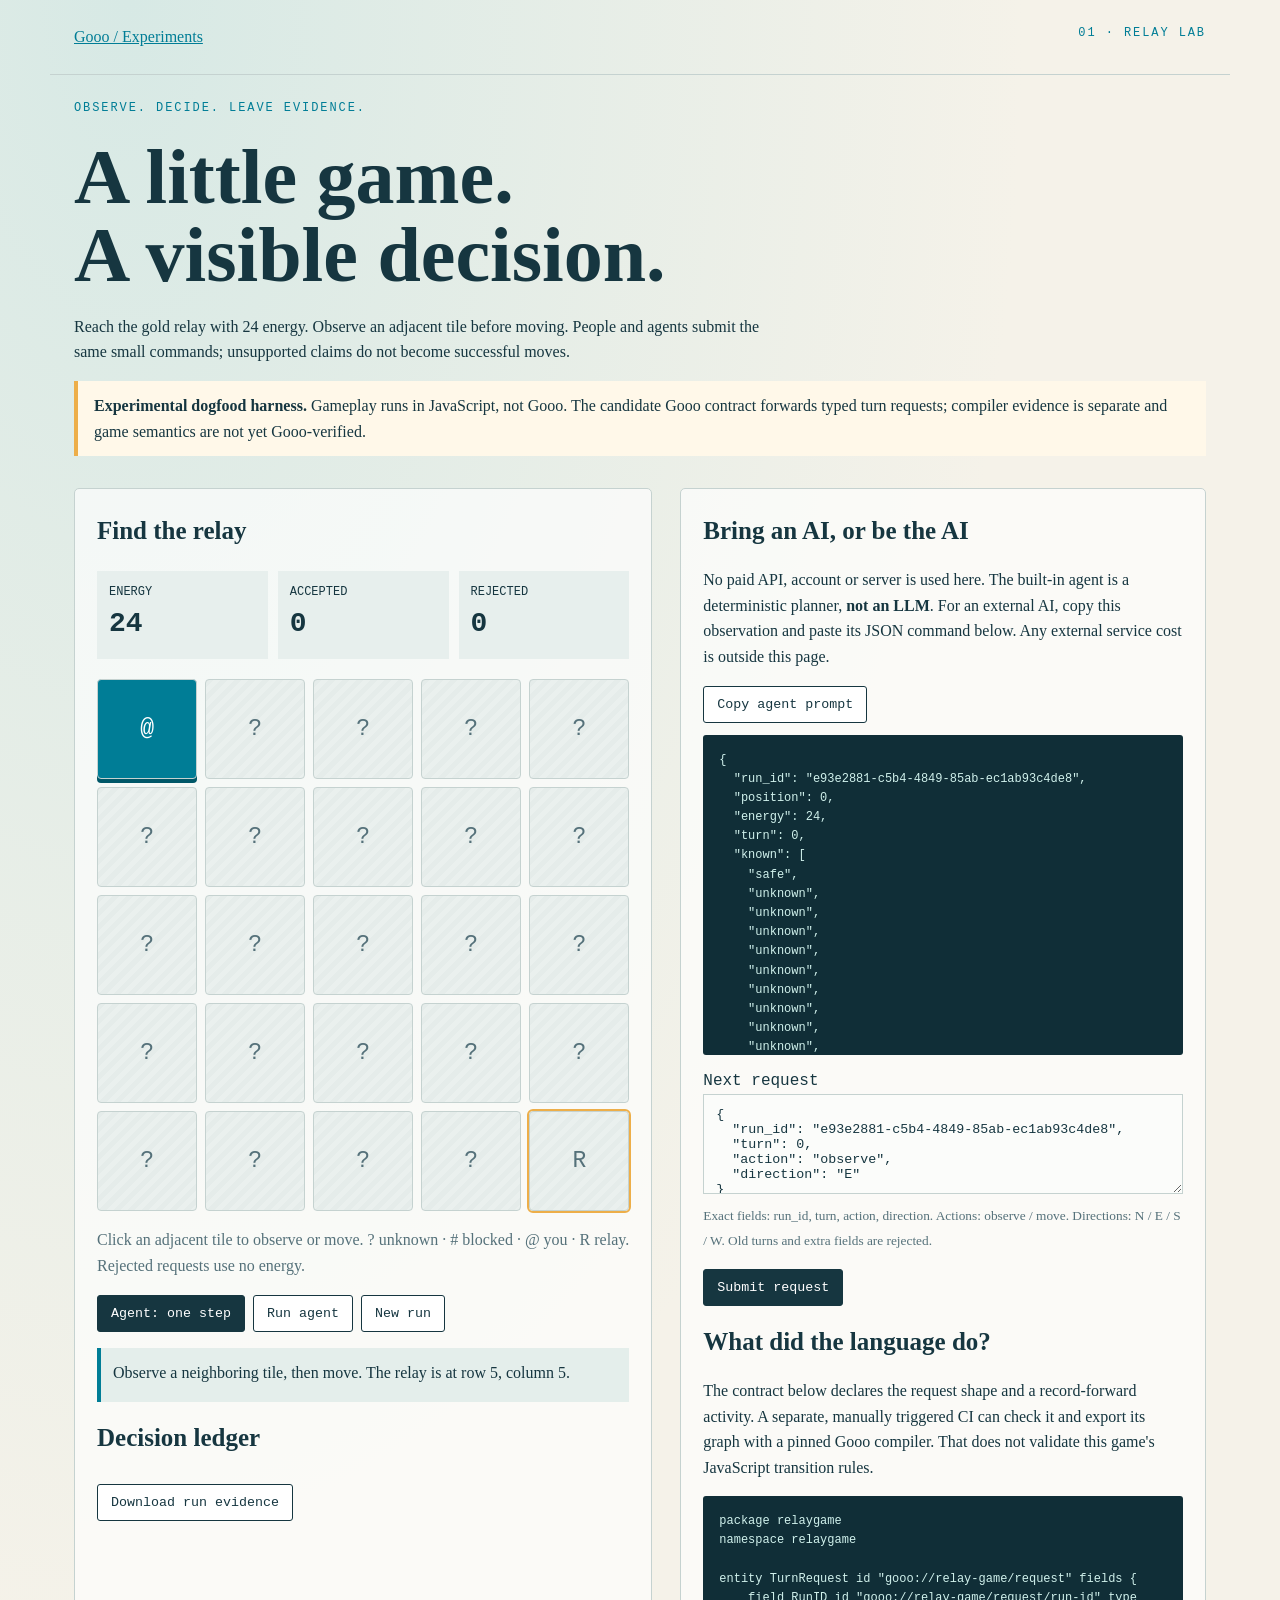
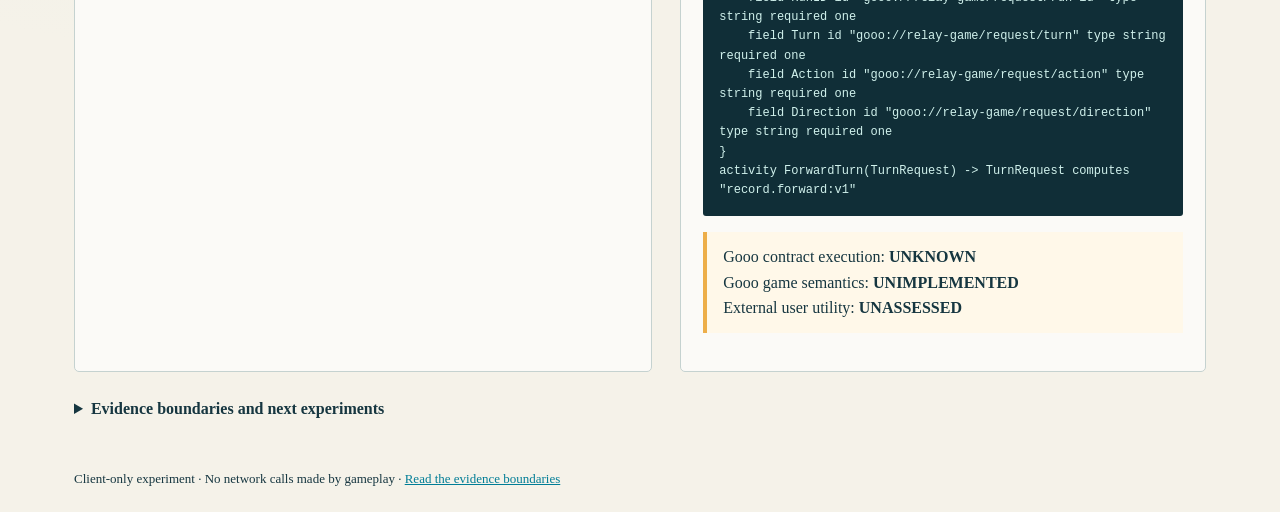
<file: relay.html>
<!doctype html>
<html lang="en">
<head>
<meta charset="utf-8"><meta name="viewport" content="width=device-width, initial-scale=1">
<title>Relay Lab | Gooo experiments</title>
<style>
:root{--ink:#163640;--muted:#55717a;--paper:#f5f2e9;--blue:#007d96;--gold:#edae49;--line:#c5d2d0}*{box-sizing:border-box}body{margin:0;color:var(--ink);background:radial-gradient(ellipse at 10% 0,#d7e9e5,transparent 55%),var(--paper);font:16px/1.6 Georgia,serif}header,main,footer{max-width:1180px;margin:auto;padding:24px}header{display:flex;justify-content:space-between;border-bottom:1px solid var(--line)}a{color:var(--blue)}h1{font-size:clamp(44px,7vw,78px);line-height:1;margin:20px 0}h2{font-size:25px;margin:0 0 14px}.eyebrow,button,label,.stat,pre,textarea,select{font-family:ui-monospace,Consolas,monospace}.eyebrow{text-transform:uppercase;letter-spacing:.16em;font-size:12px;color:var(--blue)}.intro{max-width:700px}.layout{display:grid;grid-template-columns:minmax(300px,1.1fr) minmax(300px,1fr);gap:28px;margin-top:32px}.panel{border:1px solid var(--line);padding:22px;background:#ffffffa8;border-radius:5px}.stats{display:grid;grid-template-columns:repeat(3,1fr);gap:10px;margin:20px 0}.stat{padding:12px;background:#e7efed;font-size:12px}.stat strong{display:block;font-size:28px}#board{display:grid;grid-template-columns:repeat(5,1fr);gap:8px}.tile{aspect-ratio:1;border:1px solid #c5d2d0;background:repeating-linear-gradient(135deg,#e5ecea 0 5px,#eaf0ee 5px 10px);font-size:23px;color:var(--muted);border-radius:4px}.tile.safe{background:#fff}.tile.wall{background:#233e47;color:white}.tile.goal{outline:2px solid var(--gold)}.tile.player{background:var(--blue);color:#fff;box-shadow:0 4px 0 #005768}.controls{display:flex;gap:8px;flex-wrap:wrap;margin:16px 0}button,select{padding:10px 13px;border:1px solid var(--ink);border-radius:3px;background:#fff;color:var(--ink);cursor:pointer}button:hover{background:#e0eeeb}button:focus-visible,textarea:focus-visible{outline:3px solid var(--gold);outline-offset:3px}.primary{background:var(--ink);color:white}.primary:hover{background:var(--blue)}button:disabled{opacity:.5;cursor:not-allowed}textarea{width:100%;min-height:100px;padding:12px;border:1px solid var(--line);background:#fbfcfa;color:var(--ink);resize:vertical}pre{white-space:pre-wrap;overflow-wrap:anywhere;font-size:12px;background:#102e37;color:#d0f1ec;padding:16px;border-radius:3px;max-height:320px;overflow:auto}#status{min-height:54px;padding:12px;border-left:4px solid var(--blue);background:#e4eeeb}small,.muted{color:var(--muted)}.log{max-height:220px;overflow:auto;font:12px/1.7 ui-monospace,Consolas,monospace;padding-left:22px}.notice{border-left:4px solid var(--gold);padding:12px 16px;background:#fff8e9}details{margin-top:24px}summary{cursor:pointer;font-weight:bold}footer{font-size:13px} @media(max-width:760px){.layout{grid-template-columns:1fr}header,main,footer{padding:18px}.panel{padding:16px}}@media(prefers-reduced-motion:no-preference){.panel{animation:appear .45s ease-out}@keyframes appear{from{opacity:0;transform:translateY(8px)}to{opacity:1;transform:translateY(0)}}}
</style>
</head>
<body>
<header><a href="index.html">Gooo / Experiments</a><span class="eyebrow">01 · Relay Lab</span></header>
<main id="main">
<div class="eyebrow">Observe. Decide. Leave evidence.</div><h1>A little game.<br>A visible decision.</h1>
<p class="intro">Reach the gold relay with 24 energy. Observe an adjacent tile before moving. People and agents submit the same small commands; unsupported claims do not become successful moves.</p>
<div class="notice"><strong>Experimental dogfood harness.</strong> Gameplay runs in JavaScript, not Gooo. The candidate Gooo contract forwards typed turn requests; compiler evidence is separate and game semantics are not yet Gooo-verified.</div>
<div class="layout">
<section class="panel" aria-label="Game board"><h2>Find the relay</h2><div class="stats"><div class="stat">ENERGY<strong id="energy">24</strong></div><div class="stat">ACCEPTED<strong id="accepted">0</strong></div><div class="stat">REJECTED<strong id="rejected">0</strong></div></div>
<div id="board" aria-label="Five by five board"></div><p class="muted">Click an adjacent tile to observe or move. ? unknown · # blocked · @ you · R relay. Rejected requests use no energy.</p>
<div class="controls"><button id="step" class="primary">Agent: one step</button><button id="auto">Run agent</button><button id="reset">New run</button></div>
<p id="status" role="status" aria-live="polite">Ready.</p><h2>Decision ledger</h2><ol class="log" id="ledger"></ol><button id="export">Download run evidence</button>
</section>
<section class="panel"><h2>Bring an AI, or be the AI</h2><p>No paid API, account or server is used here. The built-in agent is a deterministic planner, <strong>not an LLM</strong>. For an external AI, copy this observation and paste its JSON command below. Any external service cost is outside this page.</p>
<button id="copy">Copy agent prompt</button><pre id="observation"></pre><label for="command">Next request</label><textarea id="command" spellcheck="false" aria-describedby="command-help"></textarea><small id="command-help">Exact fields: run_id, turn, action, direction. Actions: observe / move. Directions: N / E / S / W. Old turns and extra fields are rejected.</small><div class="controls"><button id="submit" class="primary">Submit request</button></div>
<h2>What did the language do?</h2><p>The contract below declares the request shape and a record-forward activity. A separate, manually triggered CI can check it and export its graph with a pinned Gooo compiler. That does not validate this game's JavaScript transition rules.</p><pre id="contract">package relaygame
namespace relaygame

entity TurnRequest id "gooo://relay-game/request" fields {
    field RunID id "gooo://relay-game/request/run-id" type string required one
    field Turn id "gooo://relay-game/request/turn" type string required one
    field Action id "gooo://relay-game/request/action" type string required one
    field Direction id "gooo://relay-game/request/direction" type string required one
}
activity ForwardTurn(TurnRequest) -> TurnRequest computes "record.forward:v1"</pre>
<p class="notice">Gooo contract execution: <strong>UNKNOWN</strong><br>Gooo game semantics: <strong>UNIMPLEMENTED</strong><br>External user utility: <strong>UNASSESSED</strong></p>
</section></div>
<details><summary>Evidence boundaries and next experiments</summary><p>Export includes the fixed fixture, requests, before/after state, accepted/rejected counts and a local replay recipe. It is user-controlled browser output, not a signed receipt or proof of correctness. No success percentage is interpreted as language completeness.</p><p>Next: execute ForwardTurn using the released runtime, compare its emitted fields to the submitted request, then move a bounded game transition into a Gooo-owned contract. Keep observation, gameplay success and permission to apply changes separate.</p></details>
</main><footer>Client-only experiment · No network calls made by gameplay · <a href="evidence.html">Read the evidence boundaries</a></footer>
<script type="module">
import {toGoooRequest} from './relay-request.mjs';
'use strict';
const $=id=>document.getElementById(id), walls=new Set([7,11,13,17]), dirs={N:[0,-1],E:[1,0],S:[0,1],W:[-1,0]};
let state,events,timer=null,lastMessage='';
function snapshot(){return {position:state.position,energy:state.energy,turn:state.turn,known:[...state.known],won:state.won};}
function neighbor(position,direction){const [dx,dy]=dirs[direction],x=position%5+dx,y=Math.floor(position/5)+dy;return x<0||x>4||y<0||y>4?-1:y*5+x;}
function stop(){if(timer!==null)clearInterval(timer);timer=null;$('auto').textContent='Run agent';}
function reset(){stop();state={run_id:crypto.randomUUID(),position:0,energy:24,turn:0,known:Array(25).fill('unknown'),won:false};state.known[0]='safe';events=[];lastMessage='Observe a neighboring tile, then move. The relay is at row 5, column 5.';render();}
function request(action,direction){return {run_id:state.run_id,turn:state.turn,action,direction};}
function apply(command,actor){const before=snapshot();let reason='ACCEPTED';let target=-1;
if(!command||typeof command!=='object'||Array.isArray(command)||Object.keys(command).sort().join(',')!=='action,direction,run_id,turn')reason='REQUEST_SHAPE_INVALID';
else if(command.run_id!==state.run_id||command.turn!==state.turn||!Number.isInteger(command.turn))reason='STALE_REQUEST';
else if(!['observe','move'].includes(command.action)||!Object.hasOwn(dirs,command.direction))reason='OPERATION_UNKNOWN';
else if(state.won||state.energy===0)reason='RUN_FINISHED';
else {target=neighbor(state.position,command.direction);if(target===-1)reason='OUTSIDE_BOARD';else if(command.action==='observe'&&state.known[target]!=='unknown')reason='ALREADY_OBSERVED';else if(command.action==='move'&&state.known[target]!=='safe')reason=state.known[target]==='wall'?'BLOCKED_TILE':'OBSERVATION_MISSING';}
if(reason==='ACCEPTED'){if(command.action==='observe')state.known[target]=walls.has(target)?'wall':'safe';else state.position=target;state.energy--;state.turn++;state.won=state.position===24;}
let goooInput=null;try{goooInput=toGoooRequest(command);}catch{}
events.push({index:events.length+1,actor,request:command,gooo_input:goooInput,decision:reason==='ACCEPTED'?'ACCEPTED':'REJECTED',reason,before,after:snapshot()});
lastMessage=state.won?'Relay reached. Gameplay complete; Gooo semantic verification is still unknown.':state.energy===0?'Energy exhausted. Start another run.':reason==='ACCEPTED'?command.action+' '+command.direction+' accepted.':reason+' — no state change.';
if(state.won||state.energy===0)stop();render();}
function plan(){const queue=[state.position],seen=new Set(queue),previous=new Map();while(queue.length){const p=queue.shift();if(p===24)break;for(const direction of ['E','S','W','N']){const n=neighbor(p,direction);if(n<0||seen.has(n)||state.known[n]==='wall')continue;seen.add(n);previous.set(n,{p,direction});queue.push(n);}}
if(!seen.has(24))return null;let n=24;while(previous.has(n)&&previous.get(n).p!==state.position)n=previous.get(n).p;const edge=previous.get(n);return edge?request(state.known[n]==='unknown'?'observe':'move',edge.direction):null;}
function agentStep(){if(state.won||state.energy===0)return;const next=plan();if(!next){stop();lastMessage='No route under current observations.';render();return;}apply(next,'deterministic-planner');}
function render(){const board=$('board');board.replaceChildren();state.known.forEach((known,i)=>{const b=document.createElement('button');b.className='tile '+known+(i===24?' goal':'')+(i===state.position?' player':'');b.textContent=i===state.position?'@':known==='wall'?'#':i===24?'R':known==='unknown'?'?':'·';b.setAttribute('aria-label',`row ${Math.floor(i/5)+1}, column ${i%5+1}, ${known}${i===state.position?', current position':''}`);b.onclick=()=>{stop();const direction=Object.keys(dirs).find(d=>neighbor(state.position,d)===i);if(!direction){lastMessage='Choose an adjacent tile.';render();return;}apply(request(known==='unknown'?'observe':'move',direction),'human');};board.append(b);});
$('energy').textContent=state.energy;$('accepted').textContent=events.filter(e=>e.decision==='ACCEPTED').length;$('rejected').textContent=events.filter(e=>e.decision==='REJECTED').length;$('status').textContent=lastMessage;
$('observation').textContent=JSON.stringify({run_id:state.run_id,...snapshot(),goal:24,columns:5,allowed_actions:['observe','move'],directions:['N','E','S','W'],rule:'Observe unknown adjacent tiles before moving; each accepted request costs one energy.'},null,2);
$('command').value=JSON.stringify(plan()??request('observe','E'),null,2);$('ledger').replaceChildren();for(const e of events.slice(-40)){const li=document.createElement('li');li.textContent=`#${e.index} ${e.actor}: ${e.reason} | energy ${e.before.energy} → ${e.after.energy}`;$('ledger').append(li);} $('step').disabled=state.won||state.energy===0;$('auto').disabled=state.won||state.energy===0;}
$('step').onclick=()=>{stop();agentStep();};$('auto').onclick=()=>{if(timer!==null){stop();return;}$('auto').textContent='Pause agent';timer=setInterval(agentStep,450);};$('reset').onclick=reset;
$('submit').onclick=()=>{stop();let command;try{command=JSON.parse($('command').value);}catch{apply(null,'external-input');return;}apply(command,'external-input');};
$('copy').onclick=async()=>{const prompt='Play Relay Lab. Return only one JSON object with run_id, turn (integer), action and direction. Use only this observed state, not hidden tiles. Reach goal with minimal accepted actions.\n'+$('observation').textContent;try{await navigator.clipboard.writeText(prompt);lastMessage='Prompt copied. No AI request was sent by this page.';}catch{lastMessage='Clipboard unavailable. Select the observation text manually.';} $('status').textContent=lastMessage;};
$('export').onclick=()=>{const data={schema:'gooo-relay/browser-run/v1',fixture:{id:'relay-5x5-v1',walls:[...walls],start:0,goal:24,energy:24},run_id:state.run_id,contract:$('contract').textContent,events,final:snapshot(),gooo_execution:'UNKNOWN',game_semantics:'JAVASCRIPT_ONLY',authority:'USER_CONTROLLED_UNVERIFIED_EXPORT',replay_recipe:'Start from fixture; apply each request in order under relay.html rules; compare every before/after. No replay has been performed by exporting.'};const url=URL.createObjectURL(new Blob([JSON.stringify(data,null,2)],{type:'application/json'}));const a=document.createElement('a');a.href=url;a.download='relay-run.json';a.click();setTimeout(()=>URL.revokeObjectURL(url),1000);};
reset();
</script>
</body></html>
</file>
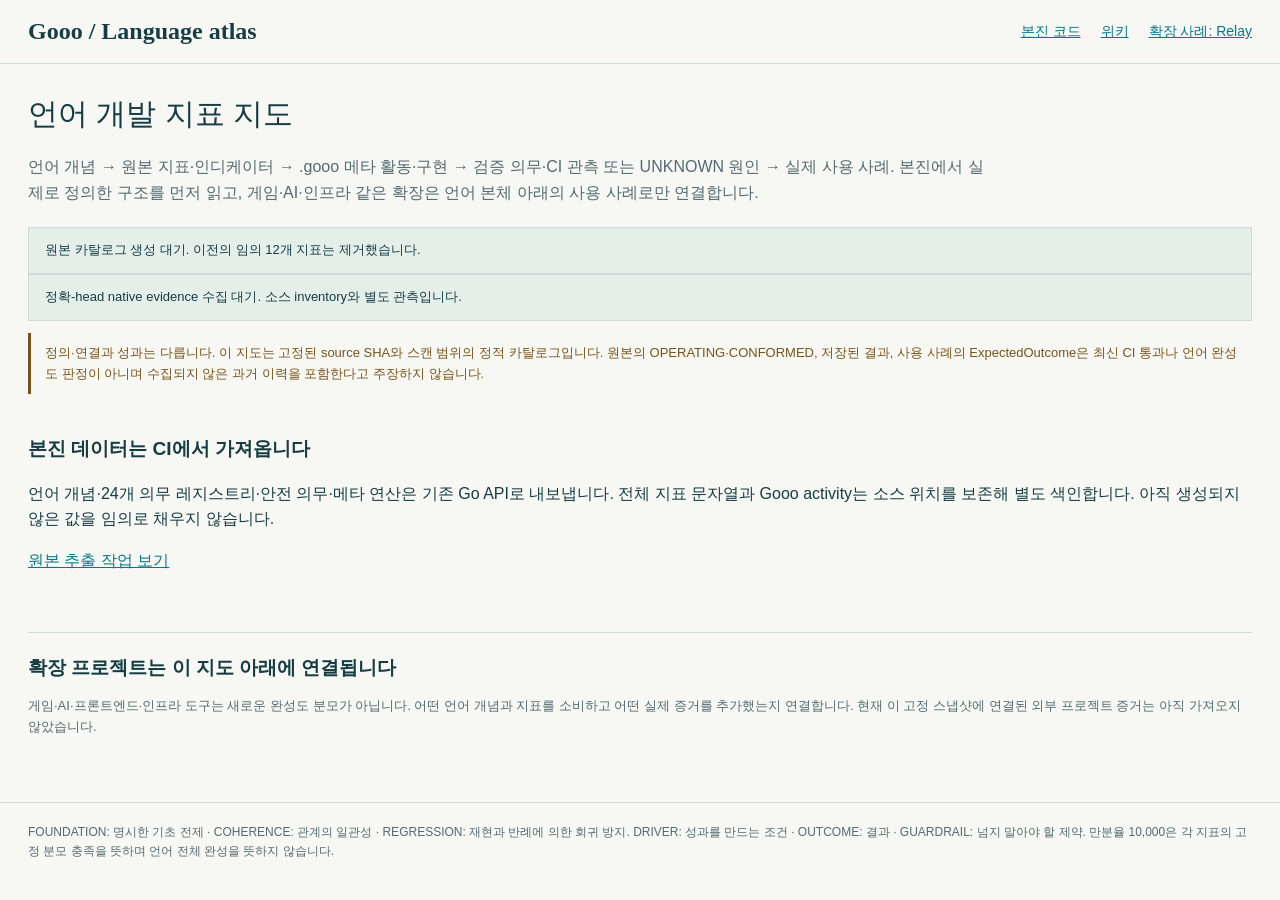
<file: scripts/atlas/template.html>
<!doctype html>
<html lang="ko">
<head>
<meta charset="utf-8"><meta name="viewport" content="width=device-width, initial-scale=1">
<title>Gooo | 언어 개발 지표 지도</title>
<style>
:root{--ink:#163c44;--muted:#526a71;--paper:#f7f8f3;--line:#ccdbd9;--accent:#007a89;--wash:#e5efea;--warn:#795319}*{box-sizing:border-box}body{margin:0;background:var(--paper);color:var(--ink);font-family:"Noto Sans KR","Apple SD Gothic Neo",sans-serif;line-height:1.6}a{color:var(--accent)}header{padding:18px 28px;border-bottom:1px solid var(--line);display:flex;align-items:center;justify-content:space-between;gap:18px;flex-wrap:wrap}.brand{font:600 24px Georgia,serif;color:var(--ink);text-decoration:none}header nav{display:flex;gap:20px;font-size:14px}main{max-width:1560px;margin:auto;padding:26px 28px}.skip{position:absolute;left:10px;top:-80px;background:white;padding:10px;z-index:4}.skip:focus{top:10px}h1{font-size:30px;margin:0 0 8px;font-weight:550}h2{font-size:19px;margin:0 0 10px}h3{font-size:15px;margin:0 0 8px}.muted{color:var(--muted)}.intro{max-width:960px;margin-bottom:22px}code,.mono{font-family:Consolas,"SFMono-Regular",monospace;font-size:12px;overflow-wrap:anywhere}.sourcebar{padding:12px 16px;border:1px solid var(--line);background:var(--wash);font-size:13px;overflow-wrap:anywhere}.tools{display:flex;gap:12px;align-items:center;flex-wrap:wrap;margin:24px 0 18px}.tools input{flex:1;min-width:210px;padding:12px;border:1px solid var(--line);font:inherit;background:white}button,select{font:inherit;color:inherit}button{cursor:pointer}.nav{display:flex;gap:6px;flex-wrap:wrap;margin:20px 0}button{border:1px solid var(--line);background:white;border-radius:3px;padding:9px 13px}button[aria-pressed=true]{background:var(--ink);color:white;border-color:var(--ink)}button:hover{border-color:var(--accent)}button:focus-visible,a:focus-visible,input:focus-visible{outline:3px solid #b4722b;outline-offset:3px}.layout{display:grid;grid-template-columns:minmax(0,1fr) 390px;gap:24px}.areas{display:grid;grid-template-columns:1fr 1fr;gap:18px}.area{border-top:3px solid var(--accent);padding-top:12px}.area-title{display:flex;justify-content:space-between;gap:10px}.obligation{display:block;width:100%;text-align:left;margin:8px 0;padding:13px;background:#fffefa}.obligation strong{display:block;font-size:14px}.obligation small{display:block;color:var(--muted);font-size:11px;overflow-wrap:anywhere}.obligation[aria-pressed=true] small{color:#dde9e7}.facts{font-size:12px;margin:6px 0 0}.list{display:grid;gap:8px}.list-item{width:100%;text-align:left;padding:14px}.list-item strong{display:block;font-size:14px}.list-item code{display:block;margin-top:6px}.list-item span{display:block;font-size:12px;color:var(--muted)}aside{border:1px solid var(--line);padding:22px;background:#fffefa;align-self:start;max-height:85vh;overflow:auto;position:sticky;top:16px;overflow-wrap:anywhere}aside dl{margin:16px 0}dt{font-size:12px;color:var(--muted);margin-top:16px}dd{margin:3px 0;font-size:14px}aside ul{padding-left:18px;font-size:13px}.links a{display:block;margin:7px 0;font-size:12px}.original{font-size:12px;background:var(--paper);padding:10px;white-space:pre-wrap;overflow-wrap:anywhere}.warning{color:var(--warn);border-left:3px solid var(--warn);padding:10px 14px;margin:12px 0;font-size:13px}.legend{font-size:12px;color:var(--muted);margin:12px 0}.pagination{display:flex;align-items:center;gap:12px;margin-top:20px;font-size:13px}.extension{margin-top:30px;border-top:1px solid var(--line);padding-top:20px}.extension p{font-size:13px;color:var(--muted)}#count{font-size:13px}.pending{padding:28px 0}footer{max-width:1560px;margin:25px auto 0;padding:20px 28px;border-top:1px solid var(--line);font-size:12px;color:var(--muted)}[hidden]{display:none!important}@media(max-width:1080px){.layout{grid-template-columns:1fr}aside{position:static;max-height:none}}@media(max-width:640px){header,main,footer{padding:18px}.areas{grid-template-columns:1fr}h1{font-size:25px}header nav{flex-wrap:wrap}.tools input{min-width:0;width:100%}}
</style>
</head>
<body>
<a class="skip" href="#main">본문으로 이동</a>
<header><a class="brand" href="index.html" lang="en">Gooo / Language atlas</a><nav aria-label="사이트"><a href="https://github.com/kimjooyoon/meta-ontology-go">본진 코드</a><a href="https://github.com/kimjooyoon/meta-ontology-go/wiki">위키</a><a href="relay.html">확장 사례: Relay</a></nav></header>
<main id="main">
<section class="intro"><h1>언어 개발 지표 지도</h1><p class="muted">언어 개념 → 원본 지표·인디케이터 → .gooo 메타 활동·구현 → 검증 의무·CI 관측 또는 UNKNOWN 원인 → 실제 사용 사례. 본진에서 실제로 정의한 구조를 먼저 읽고, 게임·AI·인프라 같은 확장은 언어 본체 아래의 사용 사례로만 연결합니다.</p></section>
<div class="sourcebar" id="source">원본 카탈로그 생성 대기. 이전의 임의 12개 지표는 제거했습니다.</div>
<div class="sourcebar" id="native-evidence">정확-head native evidence 수집 대기. 소스 inventory와 별도 관측입니다.</div>
<div class="warning">정의·연결과 성과는 다릅니다. 이 지도는 고정된 source SHA와 스캔 범위의 정적 카탈로그입니다. 원본의 OPERATING·CONFORMED, 저장된 결과, 사용 사례의 ExpectedOutcome은 최신 CI 통과나 언어 완성도 판정이 아니며 수집되지 않은 과거 이력을 포함한다고 주장하지 않습니다.</div>
<div id="pending" class="pending"><h2>본진 데이터는 CI에서 가져옵니다</h2><p>언어 개념·24개 의무 레지스트리·안전 의무·메타 연산은 기존 Go API로 내보냅니다. 전체 지표 문자열과 Gooo activity는 소스 위치를 보존해 별도 색인합니다. 아직 생성되지 않은 값을 임의로 채우지 않습니다.</p><a href="https://github.com/kimjooyoon/gooo-site/actions/workflows/metric-atlas.yml">원본 추출 작업 보기</a></div>
<section id="explorer" hidden>
<div class="nav" aria-label="지도 보기"><button type="button" data-view="map" aria-pressed="true">언어 개발 구조</button><button type="button" data-view="concepts" aria-pressed="false">전체 개념</button><button type="button" data-view="metrics" aria-pressed="false">전체 지표 색인</button><button type="button" data-view="assurance" aria-pressed="false">안전 의무·연산</button><button type="button" data-view="operations" aria-pressed="false">메타 연산 등록부</button><button type="button" data-view="activities" aria-pressed="false">Gooo 선언</button><button type="button" data-view="coverage" aria-pressed="false">수집·번역 범위</button></div>
<div class="tools"><label for="search">찾기</label><input id="search" type="search" placeholder="한국어 설명, 원래 ID, 코드 경로"><button type="button" id="download">전체 원본 JSON</button></div>
<p id="count" aria-live="polite"></p>
<div class="layout"><section><div id="content"></div><div class="pagination" id="pages"></div></section><aside id="detail" aria-live="polite"><h2>연결 상세</h2><p>항목을 선택하면 원문·한국어 해설·메타 연산·코드 연결을 함께 표시합니다.</p></aside></div>
</section>
<section class="extension"><h2>확장 프로젝트는 이 지도 아래에 연결됩니다</h2><p>게임·AI·프론트엔드·인프라 도구는 새로운 완성도 분모가 아닙니다. 어떤 언어 개념과 지표를 소비하고 어떤 실제 증거를 추가했는지 연결합니다. 현재 이 고정 스냅샷에 연결된 외부 프로젝트 증거는 아직 가져오지 않았습니다.</p></section>
<noscript>탐색에는 JavaScript가 필요합니다. 원본은 <a href="https://github.com/kimjooyoon/meta-ontology-go/tree/132fb3c8d2a391aa6a5a9ea47d13493b00182e5a/internal/meta/languageconcept">언어 개념 카탈로그</a>와 <a href="https://github.com/kimjooyoon/meta-ontology-go/blob/132fb3c8d2a391aa6a5a9ea47d13493b00182e5a/internal/meta/languagereadiness/registry.go">의무 레지스트리</a>에서 읽을 수 있습니다.</noscript>
</main>
<footer>FOUNDATION: 명시한 기초 전제 · COHERENCE: 관계의 일관성 · REGRESSION: 재현과 반례에 의한 회귀 방지. DRIVER: 성과를 만드는 조건 · OUTCOME: 결과 · GUARDRAIL: 넘지 말아야 할 제약. 만분율 10,000은 각 지표의 고정 분모 충족을 뜻하며 언어 전체 완성을 뜻하지 않습니다.</footer>
<script id="atlas-data" type="application/json">null</script>
<script>
const atlas=JSON.parse(document.getElementById('atlas-data').textContent);
if(atlas){
const $=id=>document.getElementById(id),create=(tag,text,className)=>{const e=document.createElement(tag);if(text!==undefined)e.textContent=text;if(className)e.className=className;return e};
const areaNames={LANGUAGE:'언어 자체',TOOLCHAIN:'도구체인',META:'메타프로그래밍',AUTONOMY:'자율개선'};
const link=(path,line)=>'https://github.com/'+atlas.source_repository+'/blob/'+atlas.source_sha+'/'+path.split('/').map(encodeURIComponent).join('/')+(line?'#L'+line:'');
const concepts=new Map(atlas.concepts.map(c=>[c.id,c]));
const metrics=new Map(atlas.metrics.map(m=>[m.id,m]));
let view='map',query='',page=0;
const metricTraceability=atlas.metric_label_traceability??[];
const metricTraceabilityCounts=atlas.metric_label_traceability_counts??{};
const partialContracts=atlas.partial_contracts??atlas.source_contracts?.partial_calls??[];
const sourceContractCohort=atlas.source_contract_cohort??{resolved_symbolic_calls:atlas.source_contracts?.calls?.length??0,unresolved_callsites:atlas.source_contracts?.unresolved_calls?.length??0,partial_contracts:partialContracts.length,recognized_constructor_callsites:(atlas.source_contracts?.calls?.length??0)+(atlas.source_contracts?.unresolved_calls?.length??0)};
const sourceDefinitionBindingCohort=atlas.source_definition_binding_cohort??{metric_rows:atlas.metrics.length,source_call_count:atlas.source_contracts?.calls?.length??0,source_unique_metric_id_count:0,metric_rows_with_exact_source_contract:0,joined_source_call_count:0,unjoined_source_call_count:0,multiple_definition_metric_count:0,multiple_definition_callsite_count:0,partial_contracts_not_promoted:partialContracts.length,dynamic_prefix_not_promoted_count:0,candidate_not_promoted_count:0,no_exact_source_contract_count:0,scope:'UNKNOWN'};
const sourceFieldVocabulary=atlas.source_field_vocabulary??{argument_count:0,result_count:0,argument_guide_missing:[],result_guide_missing:[]};
const releaseMetricCohort=atlas.release_metric_cohort??{metric_count:0,contract_count:0,unknown_count:0,class_counts:{},scope:'UNKNOWN'};
const nativeEvidence=atlas.native_evidence??null;
const sourceExactHelperContracts=atlas.source_exact_helper_contracts??{records:[]};
const sourceExactHelperContractsByMetric=new Map();
for(const record of sourceExactHelperContracts.records??[]){const records=sourceExactHelperContractsByMetric.get(record.metric_id)??[];records.push(record);sourceExactHelperContractsByMetric.set(record.metric_id,records)}
$('pending').hidden=true;$('explorer').hidden=false;
$('source').textContent='소스 '+atlas.source_sha+' · '+atlas.concepts.length+'개 개념 · '+atlas.obligations.length+'개 의무 · '+atlas.assurance_obligations.length+'개 assurance · '+atlas.metrics.length+'개 지표 ID/후보 · '+atlas.activities.length+'개 lexical activity · source 계약 '+sourceContractCohort.resolved_symbolic_calls+'개 resolved / '+sourceContractCohort.unresolved_callsites+'개 unresolved / '+sourceContractCohort.recognized_constructor_callsites+'개 recognized · 부분 계약 '+sourceContractCohort.partial_contracts+'개 · release source formula '+releaseMetricCohort.contract_count+'/'+releaseMetricCohort.metric_count+'개 · 필드 어휘 argument '+sourceFieldVocabulary.argument_count+'종 / result '+sourceFieldVocabulary.result_count+'종 · source-backed 번역 감사 코호트 '+(atlas.metric_translation_cohort?.total??0)+'개 · 현재 CI 관측: 미수집';
$('source').textContent+=' · existing source definition exact join '+sourceDefinitionBindingCohort.joined_source_call_count+'/'+sourceDefinitionBindingCohort.source_call_count+' callsite · '+sourceDefinitionBindingCohort.metric_rows_with_exact_source_contract+'/'+sourceDefinitionBindingCohort.metric_rows+'개 행 · unique ID '+sourceDefinitionBindingCohort.joined_unique_metric_id_count+' · multiple definition grouping '+sourceDefinitionBindingCohort.multiple_definition_metric_count+'개 · partial/dynamic/candidate 미승격 '+sourceDefinitionBindingCohort.partial_contracts_not_promoted+'/'+sourceDefinitionBindingCohort.dynamic_prefix_not_promoted_count+'/'+sourceDefinitionBindingCohort.candidate_not_promoted_count;
if(nativeEvidence){const receipt=nativeEvidence.eligibility_receipt,binding=nativeEvidence.binding;$('native-evidence').textContent='정확-head native evidence · 지도 상태 '+nativeEvidence.ingestion.state+' · head '+nativeEvidence.source_head_sha+' · workflow run '+nativeEvidence.workflow.run_id+' · artifact '+nativeEvidence.artifact.id+' ('+nativeEvidence.artifact.digest+') · receipt '+receipt.path+' · 원본 receipt 보고 결정 '+receipt.reported_decision+' (지도 metric closure 아님) · 플랫폼 receipt '+nativeEvidence.platform_receipts.length+'개 · release cases '+nativeEvidence.denominator_observations.release_contract_cases.value+'/'+nativeEvidence.denominator_observations.release_contract_cases.denominator+' · meta indicators '+nativeEvidence.denominator_observations.meta_indicators.value+'/'+nativeEvidence.denominator_observations.meta_indicators.denominator+' · eligibility cells '+nativeEvidence.denominator_observations.release_eligibility_cells.value+'/'+nativeEvidence.denominator_observations.release_eligibility_cells.denominator+' · operation '+binding.meta_operation.state+' · activity '+binding.activity.state+' · contract '+binding.contract.state}
function field(label,text){const dt=create('dt',label),dd=create('dd',String(text??'미연결'));return [dt,dd]}
function openDetail(title,id){const panel=$('detail');panel.replaceChildren(create('h2',title),create('code',id));return panel}
function sourceLinks(panel,refs){const block=create('div',undefined,'links');for(const ref of refs){const label=ref.path+(ref.line?':'+ref.line:'')+(ref.symbol?' · '+ref.symbol:'')+(ref.kind?' ['+ref.kind+']':'')+(ref.location_scope?' · '+ref.location_scope:'');const a=create('a',label);a.href=link(ref.path,ref.line);block.append(a)}panel.append(block)}
const operationFieldLabels={id:'연산 ID',activity:'Gooo activity 이름',input_entity:'입력 대상',output_entity:'출력 대상',mode:'동작 방식',ordinal:'선언 순서',metric_id:'지표 ID',priority:'우선순위',class:'지표 역할',required_meta_operation:'요구 메타 연산',proof_choice:'증명 선택',description:'source 설명',source:'source 선언 위치'};
const metricProgramEditorial={
  'bind-exact-source-metrics':['정확한 소스 지표 연결','입력 소스 지표를 연결된 지표로 다루는 BIND 연산 계약'],
  'exempt-project-root-topology':['프로젝트 루트 구조 예외 적용','연결된 지표에서 프로젝트 루트 예외 정책을 다루는 EXEMPT 연산 계약'],
  'interpret-dimension-registry':['측정 차원 등록부 해석','루트 정책을 입력으로 측정 차원 등록부를 다루는 INTERPRET 연산 계약'],
  'project-algebraic-root-state':['루트 상태의 대수적 투영','소스 지표에서 투영 지표를 만드는 PROJECT 연산 계약'],
  'observe-counterfactual-boundary':['가정한 변화의 관측 경계','투영 지표에서 반사실적 관측의 경계를 다루는 OBSERVE 연산 계약'],
  'preserve-repository-workspace':['저장소 작업 공간 보존','반사실적 관측 경계를 입력으로 쓰기 금지에 관한 작업 공간 기록을 다루는 ASSERT_NO_WRITE 연산 계약'],
  'replay-counterfactual':['가정한 변화의 재실행','작업 공간 기록에서 검증 증거를 다루는 REPLAY 연산 계약'],
  'terminate-at-fixed-point':['고정점에서 종료','검증 증거를 입력으로 고정점 종료 기록을 다루는 TERMINATE 연산 계약'],
  'preserve-non-promoting-terminal':['승격하지 않는 종료 상태 보존','검증 증거를 입력으로 승격 없는 종료 기록을 다루는 PRESERVE_NON_PROMOTING 연산 계약']
};
const assuranceEditorial={
  'freeze-assurance-denominator':['보증 의무 목록 고정','원본 assurance registry의 보증 의무 목록 고정을 가리키는 editorial 제목'],
  'observe-transaction-evidence':['트랜잭션 증거 관측','원본 assurance registry의 트랜잭션 증거 관측을 가리키는 editorial 제목'],
  'detect-self-minting-paths':['자기 승인 경로 탐지','원본 assurance registry의 자기 승인 경로 탐지를 가리키는 editorial 제목'],
  'detect-role-conflict-paths':['역할 충돌 경로 탐지','원본 assurance registry의 역할 충돌 경로 탐지를 가리키는 editorial 제목'],
  'detect-unknown-laundering':['UNKNOWN의 성공 전환 탐지','원본 assurance registry의 UNKNOWN 성공 전환 탐지를 가리키는 editorial 제목'],
  'bind-exact-snapshot':['정확한 소스 시점 연결','원본 assurance registry의 정확한 소스 시점 연결을 가리키는 editorial 제목'],
  'reconstruct-raw-evidence':['원시 증거 재구성','원본 assurance registry의 원시 증거 재구성을 가리키는 editorial 제목'],
  'observe-exact-write-set':['실제 변경 파일 집합 대조','원본 assurance registry의 실제 변경 파일 집합 대조를 가리키는 editorial 제목'],
  'bind-source-backed-authority':['소스에 근거한 권한 연결','원본 assurance registry의 소스 근거 권한 연결을 가리키는 editorial 제목'],
  'detect-candidate-leakage':['후보 누출 탐지','원본 assurance registry의 후보 누출 탐지를 가리키는 editorial 제목'],
  'totalize-changed-surface-receipts':['변경 대상 전체의 증거 기록 연결','원본 assurance registry의 변경 대상 전체 증거 기록 연결을 가리키는 editorial 제목'],
  'verify-rollback-integrity':['되돌리기 무결성 검증','원본 assurance registry의 되돌리기 무결성 검증을 가리키는 editorial 제목'],
  'close-vertical-slice':['기능 하나의 전체 경로 완결 확인','원본 assurance registry의 기능 하나 전체 경로 완결 확인을 가리키는 editorial 제목'],
  'verify-external-conformance':['외부 규약 적합성 검증','원본 assurance registry의 외부 규약 적합성 검증을 가리키는 editorial 제목']
};
function operationEditorial(record,registry){const editorial=registry==='metric_program_operations'?metricProgramEditorial[record.id]:assuranceEditorial[record.id];if(editorial)return {title:editorial[0],meaning:editorial[1],state:'EDITORIAL'};return {title:record.id,meaning:'원본 assurance registry가 선언한 ID·activity·proof 선택을 한국어 필드와 함께 표시합니다. 원본에 없는 효과·수식·실행 결과는 추가하지 않습니다.',state:'EDITORIAL_SOURCE_FIELDS_ONLY'};}
function operationFieldBlock(record){const block=create('dl');for(const key of Object.keys(operationFieldLabels)){if(!Object.hasOwn(record,key))continue;const value=record[key];block.append(...field(operationFieldLabels[key],value&&typeof value==='object'?JSON.stringify(value):value))}return block}
function operationSourceRefs(record){const value=record.source;if(Array.isArray(value))return value.filter(ref=>ref?.path);if(value&&typeof value==='object'&&value.path)return [value];return []}
function operationDetail(record,registry){const registryLabel=registry==='assurance_operations'?'assurance_operations · 별도 14개 등록부':'metric_program_operations · 별도 9개 등록부';const editorial=operationEditorial(record,registry);const panel=openDetail(editorial.title,record.id);panel.append(create('h3','한국어 editorial 설명 · '+editorial.state),create('p',editorial.meaning,'legend'));const description=record.description?String(record.description):registry==='assurance_operations'?'assurance obligation이 요구하는 source-assurance operation 선언입니다. 아래 필드 이름과 값만 한국어로 읽으며 실행·성공·native 관측으로 해석하지 않습니다.':'metric program의 source 변환 operation 선언입니다. input/output/mode/proof가 실제 실행 이력이나 쓰기 관측을 뜻한다고 해석하지 않습니다.';panel.append(create('p',description,'legend'));panel.append(create('h3','원본 declaration 필드'),operationFieldBlock(record));const refs=operationSourceRefs(record);if(refs.length){panel.append(create('h3','source declaration 위치'));sourceLinks(panel,refs)}else if(Object.hasOwn(record,'source'))panel.append(create('p','source 필드가 있지만 링크 가능한 path 구조는 없습니다. 원문 값을 추정하지 않습니다.','legend'));panel.append(create('h3','같은 이름의 Gooo 선언 위치'));panel.append(create('p','정확한 이름 일치로 찾은 선언이며 정식 의미 연결·권한·native 실행 증거가 아닙니다.','legend'));const declarations=atlas.activities.filter(activity=>activity.name===record.activity);if(declarations.length)sourceLinks(panel,declarations.map(activity=>activity.reference));else panel.append(create('p','동일 이름 lexical activity 없음. name-match source navigation의 빈 상태이며 semantic graph binding/authority/native 실행 증거가 아닙니다.','warning'));panel.append(create('h3','native 관측 경계'));panel.append(create('p','이 등록부의 행은 source declaration입니다. 행 자체에 native execution receipt가 없으므로 실행 여부를 단정하지 않으며, 별도 native receipt가 명시적으로 연결될 때만 관측으로 표시합니다.','warning'));if(registry==='assurance_operations'){const linked=atlas.assurance_obligations.filter(item=>item.required_meta_operation===record.id);if(linked.length){panel.append(create('h3','이 연산을 요구하는 assurance obligation'));for(const item of linked){const button=create('button',item.metric_id+' · '+item.class+' · '+item.proof_choice);button.type='button';button.addEventListener('click',()=>assuranceDetail(item));panel.append(button)}}}return panel}
function operationRegistryBlock(title,records,registry,total){const block=create('section');block.append(create('h3',title+' · '+records.length+'/'+total+'개 표시'));const list=create('div',undefined,'list');for(const record of records){const editorial=operationEditorial(record,registry);list.append(button(editorial.title,record.id,()=>operationDetail(record,registry)))}block.append(list);return block}
function assuranceDetail(item){const metric=metrics.get(item.metric_id);const panel=openDetail(metric?.translation.ko??item.metric_id,item.metric_id);panel.append(create('h3','assurance obligation 원본 필드'));panel.append(operationFieldBlock(item));panel.append(create('p','class와 proof 선택은 요구되는 assurance 경로의 분류입니다. 현재 실행·충족·native 결과가 아닙니다.','warning'));const operation=atlas.assurance_operations.find(candidate=>candidate.id===item.required_meta_operation);panel.append(create('h3','required_meta_operation · assurance_operations 정확 lookup'));if(operation){const linkButton=create('button',operation.id+' · assurance_operations');linkButton.type='button';linkButton.addEventListener('click',()=>operationDetail(operation,'assurance_operations'));panel.append(linkButton,operationFieldBlock(operation))}else panel.append(create('p','assurance_operations에서 정확한 ID를 찾지 못했습니다.','warning'));if(metric){const metricButton=create('button','지표 정의 상세로 돌아가기');metricButton.type='button';metricButton.addEventListener('click',()=>metricDetail(metric));panel.append(metricButton)}else panel.append(create('p','연결된 metric 행을 찾지 못했습니다. metric definition을 추정하지 않습니다.','warning'));return panel}
const fieldGuideGroupOrder=['identity_scope','actors_provenance','observation_comparison','activity_evidence_decision','UNEXPLAINED'];
function fallbackFieldGuides(fields,kind){return Object.entries(fields??{}).map(([field,expression])=>({field,expression,kind,group:'UNEXPLAINED',group_label:'해설 없음',name:field+' (해설 없음)',meaning:'이 원문 필드에 대한 해설이 없습니다.',limit:'필드 이름으로 의미·수식·현재 성공을 자동 추정하지 않습니다.',guide_status:'UNEXPLAINED'}))}
function fieldGuideBlock(title,items){const block=create('section');block.append(create('h3',title));if(!items.length){block.append(create('p','관측된 필드 없음.','legend'));return block}const grouped=new Map();for(const item of items){const key=item.group??'UNEXPLAINED';if(!grouped.has(key))grouped.set(key,[]);grouped.get(key).push(item)}for(const key of fieldGuideGroupOrder){const group=grouped.get(key);if(!group?.length)continue;block.append(create('h3',group[0].group_label??'해설 없음'));for(const item of group){const details=create('details');details.append(create('summary',(item.name??item.field)+' ['+item.field+']'));const dl=create('dl');for(const pair of [['원문 표현식',item.expression],['짧은 뜻',item.meaning],['읽을 때의 한계',item.limit],['해설 상태',item.guide_status]])dl.append(...field(...pair));details.append(dl);block.append(details)}}return block}
function helperSignatureBlock(signature){const block=create('section');block.append(create('h3','helper 선언 시그니처 (Go AST 원문)'));if(!signature){block.append(create('p','helper 선언 시그니처 미연결.','warning'));return block}const dl=create('dl');for(const pair of [['선언 시그니처',signature.declaration],['매개변수 순서·이름·타입',JSON.stringify(signature.parameters)],['타입 표현식 근거',signature.type_source]])dl.append(...field(...pair));block.append(dl,create('p','AST에 적힌 타입 표현식만 보존합니다. go/types 검증, 타입 별칭 해석, 실행 호환성 증명이 아닙니다.','warning'));return block}
function releaseFormulaDetail(panel,m){const bindings=m.release_metric_bindings??[];panel.append(create('h3','고정 release source 계산식 연결'));if(!bindings.length){panel.append(create('p','고정 release indicator 함수에서 이 지표의 source formula owner를 찾지 못했습니다.','warning'));return}panel.append(create('p','이 연결은 pinned release source의 실제 `indicator(...)` 호출과 ID 배열·값 배열·proof 배열의 AST 관계를 보존합니다. source formula 연결일 뿐 native runtime 실행, 현재 CI 성과, 메타 activity 유효성, 권한, 릴리스 판정은 아닙니다. Unit은 원본 Indicator에 선언된 필드가 없어 추론하지 않습니다.','warning'));for(const binding of bindings){const details=create('details');details.append(create('summary',binding.class+' · '+binding.metric_id));const dl=create('dl');for(const pair of [['지표 ID',binding.metric_id],['역할 class',binding.class],['Munchausen proof choice',binding.proof_choice],['owner 함수',binding.owner_function],['constructor',binding.constructor],['계산식 완전성',String(binding.formula_complete)],['actual 원문',binding.formula.actual.expression],['actual source-array 원소 표현식',binding.formula.actual.resolved_expression??'없음'],['actual 필드 해상도',binding.formula.actual.resolution],['actual 제어흐름 대안',JSON.stringify(binding.formula.actual.alternatives??[])],['expected 원문',binding.formula.expected.expression],['expected source-array 원소 표현식',binding.formula.expected.resolved_expression??'없음'],['expected 필드 해상도',binding.formula.expected.resolution],['comparator 원문',binding.formula.comparator.expression],['comparator 값',binding.formula.comparator.resolved_expression??'미확정'],['unit',binding.formula.unit.expression],['unit 상태',binding.formula.unit.resolution],['proof 원문',binding.formula.proof.expression],['proof 값',binding.formula.proof.resolved_expression??binding.proof_choice],['binding 상태',binding.resolution],['단위 해석 한계',binding.formula.unit_meaning]])dl.append(...field(...pair));details.append(dl);sourceLinks(details,[binding.metric_id_source,binding.call,binding.helper,binding.formula.actual.reference,binding.formula.actual.resolved_reference,binding.formula.expected.reference,binding.formula.expected.resolved_reference,binding.formula.comparator.reference,binding.formula.proof.reference,binding.formula.unit.reference].filter(ref=>ref?.path));panel.append(details)}}
function sourceDefinitionBindingDetail(panel,m){const binding=m.source_definition_binding;panel.append(create('h3','원본 Go 지표 정의 연결'));if(!binding){panel.append(create('p','현재 export에 source-definition binding 레코드가 없습니다.','warning'));return}const dl=create('dl');for(const pair of [['binding 상태',binding.state],['binding 범위',binding.binding_scope],['authoritative 상세 배열',binding.source_contract_property],['정확 ID join',binding.exact_metric_id??'없음'],['보존한 source callsite 수',binding.callsite_count],['helper 정의 grouping 수',binding.definition_count],['grouping 의미',binding.definition_grouping],['상태 설명',binding.reason],['다음 작업',binding.next_operation]])dl.append(...field(...pair));panel.append(dl);if(!binding.callsite_count){panel.append(create('p','이 행은 source constructor contract와 정확히 join되지 않았습니다. dynamic prefix·literal 후보·미확정 ID를 정식 source definition으로 승격하지 않습니다.','warning'));return}panel.append(create('p','동일 ID의 여러 원문 callsite와 helper 정의 상세는 아래 기존 계약 블록에서 한 번만 표시합니다. helper/signature/result 형태의 grouping은 서로 다른 값·의미가 같다는 판정이 아니며, 모든 argument 표현식은 authoritative metric.source_contracts에 그대로 보존됩니다. 이 연결은 source definition만 보여 주며 runtime 실행·현재 유효성·유용성·native evidence를 주장하지 않습니다.','warning'))}
function nativeEvidenceBlock(parent){if(!nativeEvidence)return;const receipt=nativeEvidence.eligibility_receipt,binding=nativeEvidence.binding;parent.append(create('h2','정확-head native evidence (소스 inventory와 별도)'));const workflow=create('a','원본 native workflow run '+nativeEvidence.workflow.run_id);workflow.href=nativeEvidence.workflow.url;workflow.rel='noreferrer';const workflowBlock=create('p');workflowBlock.append(workflow);parent.append(workflowBlock);const dl=create('dl');for(const pair of [['관측 상태',nativeEvidence.observation_state],['지도 판정',nativeEvidence.ingestion.state],['정확 source head',nativeEvidence.source_head_sha],['workflow run',nativeEvidence.workflow.run_id],['eligibility projection artifact',nativeEvidence.artifact.id+' · '+nativeEvidence.artifact.name],['projection digest',nativeEvidence.artifact.digest],['aggregate report artifact ID',nativeEvidence.aggregate_report_artifact.id+' · '+nativeEvidence.aggregate_report_artifact.kind],['eligibility schema',receipt.schema],['원본 receipt 결정 / 해상도',receipt.reported_decision+' / '+receipt.reported_resolution],['원본 receipt meta operation',receipt.meta_operation],['operation binding',binding.meta_operation.state+' · '+(binding.meta_operation.id??'미연결')],['operation UNKNOWN 원인',binding.meta_operation.reason],['operation 다음 관측',binding.meta_operation.next_operation],['lexical activity binding',binding.activity.state+' · 후보 '+binding.activity.candidate_count+'개'],['activity UNKNOWN 원인',binding.activity.reason],['activity 다음 관측',binding.activity.next_operation],['source contract binding',binding.contract.state],['contract UNKNOWN 원인',binding.contract.reason],['contract 다음 관측',binding.contract.next_operation],['cross-project ingestion 단계/절차',nativeEvidence.ingestion.stage+' / '+nativeEvidence.ingestion.step],['cross-project ingestion UNKNOWN 원인',nativeEvidence.ingestion.reason],['다음 관측',nativeEvidence.ingestion.next_operation],['서로 다른 분모','release cases '+nativeEvidence.denominator_observations.release_contract_cases.value+'/'+nativeEvidence.denominator_observations.release_contract_cases.denominator+' · meta indicators '+nativeEvidence.denominator_observations.meta_indicators.value+'/'+nativeEvidence.denominator_observations.meta_indicators.denominator+' · eligibility cells '+nativeEvidence.denominator_observations.release_eligibility_cells.value+'/'+nativeEvidence.denominator_observations.release_eligibility_cells.denominator]])dl.append(...field(...pair));parent.append(dl,create('p','원본 receipt의 EVIDENCE_CLOSED는 이 지도의 metric closure가 아닙니다. 세 플랫폼 version smoke는 임의의 Gooo 실행 증거가 아니며, binary/archive replay_equal은 의미 개선·공개·릴리스를 뜻하지 않습니다.','warning'));const details=create('details');details.append(create('summary','플랫폼별 native receipt 관측'));for(const platform of nativeEvidence.platform_receipts){const item=create('details');item.append(create('summary',platform.platform+' · '+platform.runner+' · '+platform.toolchain));item.append(create('pre',JSON.stringify(platform,null,2),'original'));details.append(item)}parent.append(details)}
function contractDetail(panel,m){
const calls=m.source_contracts??[];panel.append(create('h3','코드에 적힌 지표 계약'));
if(!calls.length){panel.append(create('p','현재 추출기가 해석한 생성 함수 호출 없음. 미구현이라는 뜻이 아니라 추가 연결이 필요하다는 뜻입니다.','warning'));return}
panel.append(create('p','아래는 기존 코드에서 관측한 필드별 원문 표현식과 짧은 한국어 해설입니다. Unit·Relation·Target·Total·Limit 등은 이름만으로 evaluator의 분모·수식·현재 성공을 추론하지 않습니다. DRIVER/OUTCOME/GUARDRAIL은 역할 분류이고 FOUNDATION/COHERENCE/REGRESSION은 증명 선택이며, 관측 상태와 다릅니다.','legend'));
for(const call of calls){const details=create('details');details.append(create('summary',call.package_scope+' · '+call.call.path+':'+call.call.line));details.append(helperSignatureBlock(call.helper_signature),fieldGuideBlock('식별과 적용 범위 / 누가 만들고 사용하는가 / 관측과 비교 조건 / 메타 활동·증거·판정',call.field_guides?.arguments??fallbackFieldGuides(call.argument_expressions,'argument')),fieldGuideBlock('반환 레코드 필드 해설',call.field_guides?.results??fallbackFieldGuides(call.result_field_expressions,'result')));sourceLinks(details,[call.call,call.helper]);panel.append(details)}
}
function partialDetail(partial){const panel=openDetail('부분 source contract',partial.callsite_id);panel.append(create('p','helper 본문에서 관측한 Indicator 리터럴 필드와 호출 인자를 보존했지만, 전역 metric ID 또는 완전한 binding을 확정하지 못한 실제 callsite입니다. 이 리터럴 집합은 반환 경로 분석이나 실행 증명이 아니며, resolved metric 계약으로 승격하지 않습니다.','warning'));const dl=create('dl');for(const pair of [['callsite 좌표 ID',partial.callsite_id],['source SHA',partial.source_sha],['패키지 범위',partial.package_scope],['호출 위치',partial.call.path+':'+partial.call.line],['해석 상태',partial.resolution],['UNKNOWN 판정',partial.unknown?.stage+' · '+partial.unknown?.reason],['UNKNOWN class',partial.unknown?.unknown_class],['다음 작업',partial.unknown?.next_operation],['missing_fields',JSON.stringify(partial.unknown?.missing_fields??[])],['blocked_by',JSON.stringify(partial.unknown?.blocked_by??[])]])dl.append(...field(...pair));panel.append(dl);if(partial.call_argument_expressions?.length){panel.append(create('h3','호출 인자의 원래 표현식'));const args=create('pre',partial.call_argument_expressions.map((expr,index)=>'arg'+index+': '+expr).join('\n'),'original');panel.append(args)}for(const candidate of partial.helper_candidates??[]){const details=create('details');details.append(create('summary',candidate.name+' · '+candidate.reference.path+':'+candidate.reference.line));const candidateDL=create('dl');candidateDL.append(...field('후보 좌표 ID',candidate.candidate_id),...field('기존 매개변수 이름',JSON.stringify(candidate.parameters)));for(const [name,expr] of Object.entries(candidate.argument_expressions??{}))candidateDL.append(...field('인자 ['+name+']',expr));details.append(candidateDL,helperSignatureBlock(candidate.helper_signature),create('h3','helper 본문에서 관측한 Indicator 리터럴 필드 세트 (반환 경로 증명 아님)'));for(const [index,fields] of (candidate.result_field_sets??[]).entries()){const set=create('pre','set '+index+'\n'+JSON.stringify(fields,null,2),'original');details.append(set)}sourceLinks(details,[candidate.reference]);panel.append(details)}sourceLinks(panel,[partial.call])}
function sourceExactHelperContractDetail(panel,m){const records=sourceExactHelperContractsByMetric.get(m.id)??[];if(!records.length)return;panel.append(create('h3','SOURCE_EXACT helper semantic contract'));panel.append(create('p','이 블록은 기존 SOURCE_EXACT_INDICATOR의 owner-qualified constructor/helper 계약을 source SHA에서 그대로 보여 줍니다. helper/signature/result shape의 연결은 source definition projection이며 runtime 실행·현재 PASS·언어 완성도·전역 metric 승격이 아닙니다. primary source block 확인도 source-only text projection이며 language execution이나 완전한 control-flow proof가 아닙니다. 같은 metric ID에 여러 owner가 있으면 각 원문 정의를 합치지 않고 별도 record로 표시합니다.','warning'));for(const record of records){const details=create('details');details.append(create('summary',record.owner.group+' · '+record.callsite.path+':'+record.callsite.line+' · '+record.helper.name));const dl=create('dl');for(const pair of [['한국어 목적',record.purpose_ko],['metric ID',record.metric_id],['source SHA',record.source_sha],['owner',record.owner.group+' · '+record.owner.path],['package scope',record.owner.package_scope],['constructor literal',record.callsite.expression],['constructor kind',record.callsite.kind],['helper',record.helper.name+' · '+record.helper.path+':'+record.helper.line],['helper declaration',record.helper.declaration],['helper signature type source',record.helper_signature?.type_source??'EXTRACTION_UNKNOWN'],['input / comparison meaning',record.input_comparison_ko],['calculation context',JSON.stringify(record.calculation_context,null,2)],['primary source blocks',JSON.stringify(record.primary_source_blocks,null,2)],['call arguments',JSON.stringify(record.argument_expressions,null,2)],['result field shape',JSON.stringify(record.result_field_expressions,null,2)],['ORIGINAL class',record.field_semantics.class],['ORIGINAL proof choice',record.field_semantics.proof_choice],['ORIGINAL value',record.field_semantics.value],['ORIGINAL target',record.field_semantics.target],['ORIGINAL satisfied',record.field_semantics.satisfied],['comparison semantics',record.field_semantics.comparison],['denominator boundary',JSON.stringify(record.field_semantics.denominator,null,2)],['unit',record.field_semantics.unit],['producer',record.field_semantics.producer],['consumer',record.field_semantics.consumer],['MetaOperation',record.field_semantics.meta_operation],['Route (not Class/ProofChoice)',record.field_semantics.route??'NOT_PRESENT_IN_SOURCE_HELPER'],['Verdict',record.field_semantics.verdict??'NOT_PRESENT_IN_SOURCE_HELPER'],['Relation',record.field_semantics.relation??'NOT_PRESENT_IN_SOURCE_HELPER'],['Limit (not arithmetic denominator)',record.field_semantics.limit??'NOT_PRESENT_IN_SOURCE_HELPER'],['missing fields',JSON.stringify(record.missing_fields)],['upstream-check boundary',record.upstream_boundary],['runtime observation',record.runtime_observation],['owner-local matched occurrence',JSON.stringify(record.owner_local_binding,null,2)],['ID aggregate source binding',JSON.stringify(record.source_definition_binding,null,2)],['source origin',JSON.stringify(record.source_origin,null,2)]])dl.append(...field(...pair));details.append(dl);sourceLinks(details,[...(record.source_refs??[]),...(record.primary_source_refs??[])]);panel.append(details)}}
function conceptDetail(c){
if(!c)return;const panel=openDetail(c.translation.title,c.id);panel.append(create('p',c.translation.description));languageContractDetail(panel,c);autonomyContractDetailV2(panel,c);metaContractDetail(panel,c);toolchainContractDetail(panel,c);
const dl=create('dl');for(const pair of [['해결하려는 문제',c.narrative_ko?.problem??c.problem],['선언이 의도한 효과',c.narrative_ko?.effect??c.positive_effect],['메타 연산',c.meta_operation],['원본의 선언 단계 (현재 증명 아님)',c.stage],['번역 상태',c.narrative_ko?.state??'MISSING']])dl.append(...field(...pair));panel.append(dl,create('h3','등록된 지표'));
for(const id of c.metric_bindings){const b=create('button',metrics.get(id)?.translation.ko??id);b.type='button';b.style.margin='4px 0';b.addEventListener('click',()=>metricDetail(metrics.get(id)));panel.append(b)}
panel.append(create('h3','원본 코드 연결'));sourceLinks(panel,c.code_bindings.map(path=>({path})));
panel.append(create('h3','사용 사례 선언 (현재 관측 아님)'));
for(const u of c.use_cases){panel.append(create('code',u.id));const meaning=create('dl');meaning.append(...field('상황',u.translation_ko?.trigger??u.trigger),...field('원문에서 기대한 결과',u.translation_ko?.expected??u.expected_outcome));panel.append(meaning)}
const original=create('details');original.append(create('summary','영어 원문과 원래 기대값 대조'),create('pre',JSON.stringify({problem:c.problem,positive_effect:c.positive_effect,use_cases:c.use_cases.map(({id,trigger,expected_outcome})=>({id,trigger,expected_outcome}))},null,2),'original'));panel.append(original);
}
function metaContractDetail(panel,c){const record=c.meta_contract;if(!record)return;panel.append(create('h3','META readiness source contract'));panel.append(create('p','이 블록은 기존 META 개념 6개와 기존 metric ID 7개를 pinned source SHA의 registry·catalog·생성자에 연결한 source projection입니다. registry proof choice, concept meta operation, indicator 원본 proof/class 필드, source operation은 서로 다른 층이며, 이 정적 projection은 현재 runtime 성공·native 관측·전체 의미 바인딩을 주장하지 않습니다.','warning'));const dl=create('dl');for(const pair of [['한국어 목적',record.purpose_ko],['registry obligation',record.obligation_id],['registry proof choice',record.registry_proof_choice],['concept.meta_operation',record.concept_meta_operation],['operation layers',record.operation_layers],['기존 metric ID 수',record.metric_ids.length],['기존 code binding',JSON.stringify(record.code_bindings)],['scope',record.scope],['source SHA',record.source_sha],['native observation 상태',record.native_observation]])dl.append(...field(...pair));panel.append(dl,create('h3','고정 source 선언 위치'));sourceLinks(panel,record.source_refs);panel.append(create('h3','기존 metric ID exact join'));for(const indicator of record.indicators){const details=create('details');details.append(create('summary',indicator.metric_id+' · '+indicator.source_status));const idl=create('dl');for(const pair of [['source status',indicator.source_status],['원본 field / value expression',JSON.stringify(indicator.source_fields??{})],['원본에 없는 필드',JSON.stringify(indicator.source_fields_absent??[])],['한국어 field mapping',indicator.field_mapping_ko],['predicate',indicator.predicate_ko],['applicability',indicator.applicability_ko],['denominator / boolean semantics',indicator.denominator_semantics_ko],['indicator ProofChoice / Proof field',indicator.indicator_proof_choice??indicator.source_fields?.Proof??indicator.source_fields?.ProofChoice],['source Producer',indicator.source_producer],['source Consumer',indicator.source_consumer],['source Operation',indicator.source_operation],['Activity',indicator.source_fields?.Activity??indicator.activity_field??'NOT_PRESENT_IN_SOURCE_HELPER'],['source SHA',indicator.source_sha],['source semantic binding',indicator.source_semantic_binding?.kind+' · '+indicator.source_semantic_binding?.binding_scope],['primary expression boundary',indicator.source_semantic_binding?.source_evidence_scope],['source expression checks',JSON.stringify(indicator.source_expression_checks??[])],['known source limitation',indicator.known_source_limitation_ko??'없음'],['UNKNOWN fields',indicator.unknown?JSON.stringify(indicator.unknown):'없음'],['existing metric join',indicator.existing_metric_join?JSON.stringify(indicator.existing_metric_join):'없음'],['existing source constructor join',indicator.existing_metric_source_constructor_join?JSON.stringify(indicator.existing_metric_source_constructor_join):'없음']])idl.append(...field(...pair));details.append(idl);sourceLinks(details,indicator.source_refs??[]);panel.append(details)}}
function languageContractDetail(panel,c){const record=c.language_contract;if(!record)return;panel.append(create('h3','LANGUAGE component contract'));panel.append(create('p','이 블록은 기존 LANGUAGE 개념 상세와 source/evaluator target을 같은 고정 source SHA에서 대조하는 component-local 계약입니다. 서로 다른 case population을 합산하거나 global completion으로 읽지 않으며, native 관측이 ingest되지 않았으면 UNKNOWN입니다.','warning'));const dl=create('dl');for(const pair of [['목적',record.purpose_ko],['기존 metric ID 수',record.metric_count],['현재 evaluator target',record.target_expression_ko],['evaluator function',record.evaluator],['meta operation',record.operation],['case population',record.case_population.total+'개 · '+JSON.stringify(record.case_population.partitions)],['fixture/corpus 범위',record.fixture_scope_ko],['producer → consumer',record.producer+' → '+record.consumer],['proof operations',record.proof_ko],['source counter verification',record.source_counter_scope],['source link verification',record.source_reference_verification],['evidence boundary',record.boundary_ko],['native observation 상태',record.native_observation],['component scope',record.scope]])dl.append(...field(...pair));panel.append(dl,create('h3','고정 source·workflow 선언 위치'));sourceLinks(panel,[...record.source_refs,...record.workflow_refs]);panel.append(create('p','workflow 줄 범위: '+record.workflow_refs.map(ref=>ref.path+':'+ref.range).join(' · '),'legend'));if(!record.corpus)panel.append(create('p','이 항목의 registry/helper 표시는 source에 helper가 존재한다는 정적 확인일 뿐, registry 실행·전수 열거·각 binding 의미의 검증이 아닙니다.','warning'));if(record.stale_declarations.length){panel.append(create('h3','기존 prose와 현재 target 대조'));for(const stale of record.stale_declarations){const details=create('details');details.append(create('summary',stale.source+' · historical declaration'));details.append(create('p','기존 선언: '+stale.declaration,'original'),create('p','현재 대조: '+stale.reconciliation,'warning'));if(stale.source_ref)sourceLinks(details,[stale.source_ref]);panel.append(details)}}if(record.concept_id==='language-semantic-model')panel.append(create('p','이 component의 34-case corpus와 별도로, 하위 semantic 소비자가 받는 상위 syntax receipt acceptance target은 30/27/3/33 files/428 lines입니다. 이는 pinned source의 cross-component contract boundary이며, 현재 native failure나 end-to-end 성공 관측은 아닙니다.','warning'));if(record.concept_id==='language-deterministic-query')panel.append(create('p','synthetic graph reification은 producer truth가 아니며, 선언된 binding 구조의 deterministic inspection으로만 읽습니다.','warning'));if(record.concept_id==='language-package-runtime')panel.append(create('p','immutable image/invocation plan을 평가하지만 Go function bodies는 실행하지 않습니다.','warning'))}
function autonomyContractDetail(panel,c){const record=c.autonomy_contract;if(!record)return;panel.append(create('h3','AUTONOMY component contract'));panel.append(create('p','이 블록은 기존 AUTONOMY 개념과 그 개념에 이미 등록된 지표를 정확히 join한 설명입니다. concept.meta_operation과 각 Indicator.MetaOperation은 서로 다른 계층이며 문자열 동일성을 주장하지 않습니다. 숫자 1/1 또는 0만으로는 schema predicate가 거짓인 행을 닫을 수 없고, NOT_APPLICABLE의 0은 성공도 무효과 관측도 아닙니다.','warning'));const dl=create('dl');for(const pair of [['한국어 목적',record.purpose_ko],['concept.meta_operation',record.concept_meta_operation],['operation layers',record.operation_layers],['indicator ID scope',record.indicator_id_scope],['기존 metric ID 수',record.metric_ids.length],['범위',record.scope],['native observation 상태',record.native_observation],['판정 경계',record.numeric_predicate_boundary],['event metric 경계',record.event_metric_boundary??'없음']])dl.append(...field(...pair));panel.append(dl,create('h3','기존 지표 ID 정확 join'));for(const id of record.metric_ids){const b=create('button',id);b.type='button';b.style.margin='4px 0';b.addEventListener('click',()=>metricDetail(metrics.get(id)));panel.append(b)}panel.append(create('h3','고정 source 선언 위치'));sourceLinks(panel,record.source_refs);if(record.transition_context)panel.append(create('h3','Transition-level classifier/proof context'),create('pre',JSON.stringify(record.transition_context,null,2)));for(const indicator of record.indicators){const details=create('details');details.append(create('summary',indicator.metric_id));const idl=create('dl');const sourceFields=indicator.source_fields??{};const contractFields=indicator.contract_fields??{};for(const pair of [['원본 필드 / 표현식',JSON.stringify(sourceFields)],['Actual (계약 context)',contractFields.actual],['Target (계약 context)',contractFields.target],['Satisfied predicate (계약 context)',contractFields.satisfied],['Applicability (계약 context)',contractFields.applicability],['Unit status (계약 context)',contractFields.unit_status],['class (원본 필드)',sourceFields.Class??'별도 원본 class 필드 없음'],['proof choice',contractFields.proof_choice],['producer (context)',contractFields.producer],['consumer (context)',contractFields.consumer],['Indicator.MetaOperation (context)',contractFields.meta_operation],['source SHA',indicator.source_sha],['primary snippet check',JSON.stringify(indicator.source_snippet_checks??[])],['primary expression check',JSON.stringify(indicator.source_expression_checks??[])],['source semantic binding',indicator.source_semantic_binding?.kind+' · '+indicator.source_semantic_binding?.binding_scope],['primary source evidence boundary',indicator.source_semantic_binding?.source_evidence_scope],['exact source-contract join',indicator.existing_metric_source_contract_join?.exact_metric_id+' · '+indicator.existing_metric_source_contract_join?.source_contract_property+' · callsite '+indicator.existing_metric_source_contract_join?.callsite_count]])idl.append(...field(...pair));if(indicator.context_metadata)idl.append(...field('context metadata',JSON.stringify(indicator.context_metadata)));if(indicator.typed_source_policy_join)idl.append(...field('typed source-policy exact join',JSON.stringify({metric_id:indicator.typed_source_policy_join.metric_id,producer:indicator.typed_source_policy_join.producer,meta_operation:indicator.typed_source_policy_join.meta_operation})));details.append(idl);sourceLinks(details,indicator.source_refs??[]);if(indicator.typed_source_policy_join)sourceLinks(details,indicator.typed_source_policy_join.source_locations??[]);panel.append(details)}}
function autonomyContractDetailV2(panel,c){const record=c.autonomy_contract;if(!record)return;const cohort=atlas.autonomy_contracts??{};const capabilityRows=create('section',undefined,'autonomy-capability-rows');panel.append(create('h3','AUTONOMY component contract'));panel.append(create('p','이 지도는 기존 AUTONOMY 6개 concept와 43개 static unique ID를 설명합니다. 43은 언어 완성도 분모가 아니며, 현재 pinned source-contract join은 36개 exact constructor occurrence/unique ID와 7개 non-constructor source-policy 또는 transition row로 나뉩니다. 모든 native/runtime 상태는 UNKNOWN_NOT_INGESTED입니다. concept.meta-operation과 Indicator.MetaOperation은 다른 계층입니다.','warning'));panel.append(create('p','NOT_APPLICABLE은 PASS가 아닙니다. recoveryValue(false, effects)의 0은 관측된 no-effects 증거가 아닙니다. schema predicate가 거짓인 1/1은 성공으로 평탄화하지 않습니다.','warning'));const dl=create('dl');for(const pair of [['한국어 목적',record.purpose_ko],['사용자 흐름',record.user_path_ko],['concept.meta-operation',record.concept_meta_operation],['operation layers',record.operation_layers],['기존 static row / unique ID',cohort.static_row_count+' / '+cohort.static_unique_id_count],['exact constructor occurrence / unique ID',cohort.exact_constructor_occurrence_count+' / '+cohort.exact_constructor_unique_id_count],['non-constructor row 수',cohort.non_constructor_row_count],['non-constructor IDs',JSON.stringify(cohort.non_constructor_ids??[])],['multiple-callsite IDs',cohort.multiple_callsite_id_count],['multiple-definition IDs',cohort.multiple_definition_id_count],['join partition',JSON.stringify(cohort.join_partition??{})],['indicator ID scope',record.indicator_id_scope],['기존 metric ID 수',record.metric_ids.length],['원래 사례/coordinate 모집단',record.case_population?.summary_ko],['population kind',record.case_population?.kind],['population total',record.case_population?.total],['population partitions',JSON.stringify(record.case_population?.partitions??{})],['UNKNOWN 원인',record.unknown_cause_ko],['범위',record.scope],['native observation 상태',record.native_observation],['판정 경계',record.numeric_predicate_boundary],['event metric 경계',record.event_metric_boundary??'없음']])dl.append(...field(...pair));panel.append(dl,create('h3','원래 사례/coordinate 모집단의 pinned source'));sourceLinks(panel,record.case_population?.source_refs??[]);if(record.case_population?.source_checks?.length)panel.append(create('pre',JSON.stringify(record.case_population.source_checks,null,2),'original'));if(record.event_boundary_detail){const eventBoundary=create('section',undefined,'autonomy-event-boundary');eventBoundary.append(create('h3','별도 guardedpromotion event 경계'));eventBoundary.append(create('p',record.event_boundary_detail.summary_ko+' event metrics와 coordinates는 43-row cohort에 포함하지 않습니다.','warning'));const eventDL=create('dl');eventDL.append(...field('event metric 수',record.event_boundary_detail.metric_count),...field('event coordinate 수',record.event_boundary_detail.coordinate_count),...field('event source checks',JSON.stringify(record.event_boundary_detail.source_checks??[])));eventBoundary.append(eventDL);sourceLinks(eventBoundary,record.event_boundary_detail.source_refs??[]);panel.append(eventBoundary)}panel.append(create('h3','고정 source 선언 위치'));sourceLinks(panel,record.source_refs);if(record.transition_context)panel.append(create('h3','Transition-level classifier/proof context'),create('pre',JSON.stringify(record.transition_context,null,2)));for(const indicator of record.indicators){const details=create('details');details.append(create('summary',indicator.metric_id));const idl=create('dl');const sourceFields=indicator.source_fields??{};const contractFields=indicator.contract_fields??{};for(const pair of [['원본 필드 / 표현식',JSON.stringify(sourceFields)],['Actual',contractFields.actual],['Target',contractFields.target],['Satisfied predicate',contractFields.satisfied],['Applicability',contractFields.applicability],['Unit status',contractFields.unit_status],['class',contractFields.class??sourceFields.Class??'NOT_ASSIGNED_IN_SOURCE'],['proof choice',contractFields.proof_choice],['raw actor layer',JSON.stringify(indicator.raw_actor_layer??{})],['raw operation/meta layer',JSON.stringify(indicator.raw_operation_layer??{})],['resolved actor layer',JSON.stringify(indicator.resolved_actor_layer??{})],['resolved operation layer',JSON.stringify(indicator.resolved_operation_layer??{})],['resolved Indicator.MetaOperation',indicator.resolved_operation_layer?.indicator_meta_operation??'NOT_ASSIGNED_IN_SOURCE'],['source definition join',JSON.stringify(indicator.source_definition_join??{})],['non-constructor reason',indicator.non_constructor_reason??'none · exact constructor join'],['constructor source anchors',JSON.stringify(indicator.constructor_source_anchors??[])],['source SHA',indicator.source_sha],['primary expression check',JSON.stringify(indicator.source_expression_checks??[])],['source semantic binding',indicator.source_semantic_binding?.kind+' · '+indicator.source_semantic_binding?.binding_scope],['primary source evidence boundary',indicator.source_semantic_binding?.source_evidence_scope]])idl.append(...field(...pair));if(indicator.context_metadata)idl.append(...field('context metadata',JSON.stringify(indicator.context_metadata)));if(indicator.typed_source_policy_join)idl.append(...field('typed source-policy exact join',JSON.stringify({metric_id:indicator.typed_source_policy_join.metric_id,producer:indicator.typed_source_policy_join.producer,meta_operation:indicator.typed_source_policy_join.meta_operation})));details.append(idl);sourceLinks(details,indicator.source_refs??[]);sourceLinks(details,indicator.constructor_source_anchors??[]);if(indicator.typed_source_policy_join)sourceLinks(details,indicator.typed_source_policy_join.source_locations??[]);capabilityRows.append(details)}panel.append(capabilityRows)}
function metricDetail(m){if(!m)return;const panel=openDetail(m.translation.ko,m.id);const trace=m.translation.traceability;if(trace?.source_evidence?.length){panel.append(create('p','이 표제와 설명은 고정 source SHA의 선언·생성자·문서에서 읽은 source-backed identifier 해설입니다. 이는 구현 완료, 현재 CI 성공, runtime evidence, 권한 또는 언어 완성을 주장하지 않습니다.','warning'));}else panel.append(create('p','단어 사전 기반 표제 번역입니다. 판정식·단위·분모의 완전한 의미 번역은 아직 별도 확인이 필요합니다.','warning'));if(m.translation.untranslated_tokens.length)panel.append(create('p','감사 코호트에 남긴 토큰: '+m.translation.untranslated_tokens.join(', ')));if(trace){panel.append(create('h3','식별자 번역·추적 기록'));const dl=create('dl');for(const pair of [['원본 지표 또는 후보 식별자',trace.identifier],['식별자 종류',trace.identifier_kind],['원문 라벨',trace.original_label],['현재 표시 표제',trace.rendered_label],['분류',trace.classification],['source 의미 상태',trace.meaning_status],['source-backed 설명',trace.explanation],['감사 코호트 토큰',JSON.stringify(trace.untranslated_tokens)],['UNKNOWN 단계',trace.failure_stage],['UNKNOWN 원인',trace.failure_reason],['UNKNOWN 다음 작업',trace.next_operation],['UNKNOWN 전체 필드',trace.unknown?JSON.stringify(trace.unknown):'없음']])dl.append(...field(...pair));panel.append(dl);if(trace.source_evidence?.length){panel.append(create('h3','설명을 뒷받침하는 고정-head source 위치'));sourceLinks(panel,trace.source_evidence)}if(trace.callsites.length){panel.append(create('h3','생성자 callsite'));for(const call of trace.callsites){const details=create('details');details.append(create('summary',call.package_scope+' · '+call.path+':'+call.line));details.append(create('p',call.kind));sourceLinks(details,[{path:call.path,line:call.line,kind:call.kind}]);panel.append(details)}}}panel.append(create('h3','명시적으로 연결한 개념'));for(const id of m.concepts){const c=concepts.get(id);const b=create('button',c?.translation.title??id);b.type='button';b.addEventListener('click',()=>conceptDetail(c));panel.append(b)}if(!m.concepts.length)panel.append(create('p','개념 카탈로그에 명시된 연결 없음. 이름 유사성으로 추론하지 않습니다.'));sourceDefinitionBindingDetail(panel,m);contractDetail(panel,m);sourceExactHelperContractDetail(panel,m);releaseFormulaDetail(panel,m);panel.append(create('h3','소스에 나타난 위치'));panel.append(create('p','문자열 출현은 정의·실행·성공의 증거가 아닙니다. 로컬 이름은 패키지 사이에서 중복될 수 있습니다.','legend'));sourceLinks(panel,m.references);}
function typedSourcePolicyDetail(panel,m){const record=m.typed_source_policy;if(!record){panel.append(create('h3','typed source-policy lineage'),create('p','이 19개 source-policy 차원과 정확히 join되지 않은 지표입니다. source ID를 추정하지 않습니다.','warning'));return}panel.append(create('h3','typed source-policy lineage'),create('p','기존 source-policy Dimension의 typed 관계를 고정 source SHA에서 연결한 블록입니다. source 관계·고정 입력·native observation은 서로 다르며, 이 행에 native receipt가 없으면 UNKNOWN입니다.','warning'));const dl=create('dl');for(const pair of [['의미',record.meaning_ko],['정확한 MetricID',record.metric_id],['Dimension 상수',record.dimension_constant],['대상',record.target_ko],['Subject 표현식',record.subject_expression],['Detail 표현식',record.detail_expression],['단위',record.unit_ko],['관측 범위',record.observation_scope_ko],['정책 조건',record.policy_conditions.join('\n')],['비교 조건',record.comparison],['역할',record.role],['source producer',record.producer.expression],['producer 빈 값 기본값',record.producer.fallback+' · '+record.producer.fallback_limit],['consumer',record.consumer],['메타 연산',record.meta_operation],['binding 범위',record.binding_scope]])dl.append(...field(...pair));panel.append(dl,create('h3','Indicator·Action identity와 source 경계'));const identity=create('dl');for(const pair of [['Indicator MetricID 표현식',record.indicator_identity.metric_id_expression],['Indicator 필드',JSON.stringify(record.indicator_identity.fields)],['Action 필드',JSON.stringify(record.action_identity.fields)],['full Indicator ID',record.full_indicator_identity.formula],['source metrics → decision ledger',record.source_metric_to_decision_ledger.relation],['artifact coverage',record.artifact_coverage_boundary.count+'개 · '+record.artifact_coverage_boundary.keying+' · MetricID 직접 binding 아님']])identity.append(...field(...pair));panel.append(identity,create('p','IndicatorID는 MetricID만이 아니라 full Indicator 해시의 결과이며, operation/evidence-key coverage 8개는 MetricID별 source·실행·권한 증거로 승격하지 않습니다.','legend'));panel.append(create('h3','고정 source 위치'));sourceLinks(panel,record.source_locations??[])}
function semanticTranslationDetail(panel,trace){const record=trace?.semantic_contract;if(!record)return;panel.append(create('h3','원문 판정식과 의미 경계'));panel.append(create('p','이 블록은 기존 metric ID의 source constructor와 source field expressions에서 읽은 의미 계약입니다. source-backed 설명은 고정 SHA의 정적 의미 연결이며 runtime 성공·native 관측·전역 score를 주장하지 않습니다.','warning'));const dl=create('dl');for(const pair of [['Class',record.class],['ProofChoice',record.proof_choice],['Producer 원문식',record.producer??'원본 결과 필드에 없음'],['Consumer 원문식',record.consumer??'원본 결과 필드에 없음'],['MetaOperation 원문식',record.meta_operation],['Value 원문식',record.value_expression],['Value 의미',record.value_meaning_ko],['Target 원문식',record.target_expression],['Relation 원문식',record.relation_expression??'원본 결과 필드에 없음'],['Satisfied 원문식',record.satisfied_expression],['분모 경계',record.denominator_boundary],['Unit 경계',record.unit_boundary],['사용자 경로',record.user_path_ko],['runtime observation',record.runtime_observation],['explicit role map',JSON.stringify(record.role_map)],['resolved role layers',JSON.stringify(record.role_expressions)]])dl.append(...field(...pair));panel.append(dl,create('h4','원본 argument expressions'),create('pre',JSON.stringify(record.source_argument_expressions,null,2),'original'),create('h4','원본 result field expressions'),create('pre',JSON.stringify(record.source_result_field_expressions,null,2),'original'))}
function semanticCalculationDetail(panel,trace){const record=trace?.semantic_contract;if(!record)return;panel.append(create('h4','실제 source 계산식과 적용 분모'));if(record.calculation_expression){panel.append(create('pre',record.calculation_expression,'original'),create('p',record.calculation_scope,'legend'));sourceLinks(panel,record.calculation_source_evidence??[])}else panel.append(create('p','이 row는 자체 readiness/proof 산술식을 선언하지 않고 source value·target field만 보존합니다.','legend'));const context=record.calculation_context;if(!context)return;panel.append(create('h4','FAMILY_READINESS_CONTEXT'));const dl=create('dl');for(const pair of [['context expression',context.expression],['context denominator scope',context.denominator_scope],['context applies only to',context.applies_to_metric_id],['source checks',JSON.stringify(context.source_checks)]])dl.append(...field(...pair));panel.append(dl);sourceLinks(panel,context.source_evidence??[])}
function typedSourcePolicyValueDetail(panel,m){const record=m.typed_source_policy;if(!record)return;const dl=create('dl');dl.append(...field('실제 Value 의미',record.value_ko),...field('Satisfied·Applicability 경계',record.satisfaction_boundary_ko),...field('관측 producer',record.producer.producer_ko),...field('관측 producer source',record.producer.observed_value_source?record.producer.observed_value_source.path+':'+record.producer.observed_value_source.line:'미확정'),...field('최종 producer 선택 source',record.producer.observed_value_override_source?record.producer.observed_value_override_source.path+':'+record.producer.observed_value_override_source.line:'없음'),...field('native observation 상태','UNKNOWN_NOT_INGESTED'));panel.append(create('h3','실제 값·관측 producer 경계'),dl,create('p','원본 producer가 보고한 값의 공식·범위와 source-policy의 정적 관계를 분리합니다. producer가 확인되지 않은 항목은 ID나 policy 정의만으로 채우지 않습니다. Action의 SourceIndicator/MetricProducer field copy는 validator·권한 증명이 아닙니다.','warning'))}
const baseMetricDetail=metricDetail;
metricDetail=m=>{if(!m)return;baseMetricDetail(m);const panel=$('detail');semanticTranslationDetail(panel,m.translation.traceability);semanticCalculationDetail(panel,m.translation.traceability);typedSourcePolicyDetail(panel,m);typedSourcePolicyValueDetail(panel,m);return panel};
function button(title,subtitle,callback){const b=create('button',undefined,'list-item');b.type='button';b.append(create('strong',title),create('code',subtitle));b.addEventListener('click',callback);return b}
function fits(item){return JSON.stringify(item).toLowerCase().includes(query)}
function render(){const content=$('content'),pages=$('pages');content.replaceChildren();pages.replaceChildren();if(view==='map'){const areas=create('div',undefined,'areas');let shown=0;for(const [area,name] of Object.entries(areaNames)){const obligations=atlas.obligations.filter(o=>o.area===area&&fits([o,concepts.get(o.concept_id)]));const box=create('section',undefined,'area');box.append(create('h2',name+' · '+obligations.length+'개 의무'));for(const o of obligations){shown++;const c=concepts.get(o.concept_id);const b=button(c?.translation.title??o.id,o.id,()=>{if(c)conceptDetail(c);else openDetail('개념 연결 없음',o.id)});b.className='obligation';b.append(create('p',(o.proof_choice??'')+' · 지표 '+(c?.metric_bindings.length??0)+' · 코드 연결 '+(c?.code_bindings.length??0),'facts'));box.append(b)}areas.append(box)}content.append(areas);$('count').textContent='표시 '+shown+' / 등록 의무 '+atlas.obligations.length+' · 의무 수는 완료 수가 아닙니다.';return}
if(view==='coverage'){const translated=atlas.concepts.filter(c=>c.translation.state!=='MISSING').length;const glossary=metricTraceabilityCounts.GLOSSARY_TOKEN_MISSING??0;const unresolved=(metricTraceabilityCounts.CANDIDATE_ID_UNCONFIRMED??0)+(metricTraceabilityCounts.SOURCE_MEANING_OR_ID_UNCONFIRMED??0);const cohort=atlas.metric_translation_cohort??{total:0,source_backed_count:0,semantic_unknown_count:0,classification_counts:{},scope:'UNKNOWN'};content.append(create('h2','수집 범위와 남은 작업'));nativeEvidenceBlock(content);const dl=create('dl');for(const pair of [['카탈로그 개념 해설',translated+' / '+atlas.concepts.length],['등록 의무',atlas.obligations.length],['assurance 의무',atlas.assurance_obligations.length],['지표 ID 또는 후보',atlas.metrics.length],['lexical Gooo activity',atlas.activities.length],['resolved source 계약',sourceContractCohort.resolved_symbolic_calls],['unresolved constructor callsite',sourceContractCohort.unresolved_callsites],['recognized constructor callsite',sourceContractCohort.recognized_constructor_callsites],['부분 source 계약',sourceContractCohort.partial_contracts],['release source formula owner',releaseMetricCohort.owner_count+' / '+releaseMetricCohort.metric_count],['release source formula record',releaseMetricCohort.contract_count+' / '+releaseMetricCohort.metric_count],['release complete formula',releaseMetricCohort.complete_formula_count+' / '+releaseMetricCohort.contract_count],['release source formula class counts',JSON.stringify(releaseMetricCohort.class_counts)],['release formula UNKNOWN',releaseMetricCohort.unknown_count],['release formula binding 판정',atlas.release_metric_binding_validation?.state??'UNKNOWN'],['release formula 단위',releaseMetricCohort.contract_count===39?'원본에 Unit 필드 없음 · 추론하지 않음':'UNKNOWN'],['부분 계약 reference multiset = unresolved',String(sourceContractCohort.partial_reference_multiset_matches_unresolved_calls??false)],['부분 callsite ID 고유',String(sourceContractCohort.partial_callsite_ids_unique??false)],['argument field vocabulary',sourceFieldVocabulary.argument_count],['result field vocabulary',sourceFieldVocabulary.result_count],['field guide missing',JSON.stringify([...sourceFieldVocabulary.argument_guide_missing,...sourceFieldVocabulary.result_guide_missing])],['미번역 지표 라벨',metricTraceability.length+' / '+atlas.metrics.length],['source-backed 번역 감사 코호트',cohort.source_backed_count+' / '+cohort.total],['감사 코호트 semantic UNKNOWN',cohort.semantic_unknown_count],['감사 코호트 분류',JSON.stringify(cohort.classification_counts)],['감사 코호트 범위',cohort.scope],['그 중 어휘 사전 누락 분류',glossary],['그 중 원본 의미·ID 확인 필요',unresolved],['검색한 파일',atlas.scanned_sources.length],['추출 대상 확장자 밖/비일반 파일',atlas.excluded_paths.length],['현재 CI 증거 연결','native ingestion·activity는 UNKNOWN; source formula owner는 확인하되 완전 계산식 미확정 1건'],['정적 출현 → 정식 지표 정의 구분','release AST formula binding은 별도 source relation'],['전 지표의 판정식·단위·분모 번역','release 원본 Unit 미선언을 표시하며 추론하지 않음'],['외부 프로젝트의 의미 연결','작업 필요']])dl.append(...field(...pair));content.append(dl,create('p','47개는 현재 export에서 나온 미번역 identifier의 고정 감사 코호트입니다. 이것을 전체 언어 번역 완성도나 metric completeness 분모로 읽지 않습니다. release source formula owner 39개와 완전 계산식 39개를 동일시하지 않으며, control-flow-dependent formula는 UNKNOWN으로 남깁니다.','warning'));for(const item of atlas.limitations)content.append(create('p',item,'legend'));const details=create('details');details.append(create('summary','수집 제외 경로'));details.append(create('pre',atlas.excluded_paths.join('\n'),'original'));content.append(details);content.append(create('h2','부분 source 계약 기록'));const filteredPartials=partialContracts.filter(fits);const partialList=create('div',undefined,'list');for(const partial of filteredPartials){partialList.append(button(partial.call.path+':'+partial.call.line,partial.unknown.stage+' · '+partial.unknown.reason,()=>partialDetail(partial)))}content.append(partialList);$('count').textContent='구조 객체·번역 추적·미수집 범위와 '+filteredPartials.length+'개 부분 계약 기록을 분리합니다.';return}
if(view==='operations'){const allMetricProgramOperations=atlas.metric_program_operations??[],allAssuranceOperations=atlas.assurance_operations??[],metricProgramOperations=allMetricProgramOperations.filter(record=>fits([record,operationEditorial(record,'metric_program_operations')])),assuranceOperations=allAssuranceOperations.filter(record=>fits([record,operationEditorial(record,'assurance_operations')]));content.append(create('h2','메타 연산 등록부'));content.append(create('p','metric program 9개와 assurance 14개는 서로 다른 원본 등록부입니다. 필드가 존재하는 경우에만 표시하며, source declaration·EDITORIAL 설명·native 관측을 분리합니다.','warning'));content.append(operationRegistryBlock('metric_program_operations',metricProgramOperations,'metric_program_operations',allMetricProgramOperations.length),operationRegistryBlock('assurance_operations',assuranceOperations,'assurance_operations',allAssuranceOperations.length));$('count').textContent='표시 metric_program_operations '+metricProgramOperations.length+'/'+allMetricProgramOperations.length+'개 · assurance_operations '+assuranceOperations.length+'/'+allAssuranceOperations.length+'개';return}
if(view==='assurance'){const records=atlas.assurance_obligations.filter(fits);const list=create('div',undefined,'list');for(const item of records)list.append(button(metrics.get(item.metric_id)?.translation.ko??item.metric_id,item.metric_id,()=>assuranceDetail(item)));content.append(create('h2','assurance obligation · '+records.length+'개'),create('p','required_meta_operation은 assurance_operations에서 정확히 lookup합니다. 지표 정의 상세와 source declaration은 별도 화면으로 돌아갈 수 있습니다.','legend'),list);$('count').textContent='표시 대상 '+records.length+'개 · assurance obligation 자체의 분모는 12개';return}
let items=[];if(view==='concepts')items=atlas.concepts;if(view==='metrics')items=atlas.metrics;if(view==='activities')items=atlas.activities;
items=items.filter(fits);const total=items.length;const maxPage=Math.max(0,Math.ceil(total/40)-1);page=Math.min(page,maxPage);const list=create('div',undefined,'list');for(const item of items.slice(page*40,page*40+40)){if(view==='concepts')list.append(button(item.translation.title,item.id,()=>conceptDetail(item)));if(view==='metrics')list.append(button(item.translation.ko,item.id,()=>metricDetail(item)));if(view==='activities')list.append(button(item.name,item.reference.path+':'+item.reference.line,()=>{const panel=openDetail('Gooo activity 선언',item.name);panel.append(create('pre',item.declaration,'original'),create('p','이 행은 어휘적 선언 출현입니다. 의미 그래프에서의 유효성·권한·지표 연결은 별도 증거가 필요합니다.','warning'));sourceLinks(panel,[item.reference]);const ops=atlas.metric_program_operations.filter(o=>o.activity===item.name);if(ops.length)panel.append(create('h3','이름이 일치하는 등록 연산'),create('pre',JSON.stringify(ops,null,2),'original'));}))}
content.append(list);$('count').textContent='표시 대상 '+total+'개 · '+(page+1)+' / '+(maxPage+1)+' 페이지';if(!total)content.append(create('p','검색 결과가 없습니다.'));for(const [text,delta] of [['이전',-1],['다음',1]]){const b=create('button',text);b.type='button';b.disabled=page+delta<0||page+delta>maxPage;b.addEventListener('click',()=>{page+=delta;render()});pages.append(b)}}
for(const b of document.querySelectorAll('[data-view]'))b.addEventListener('click',()=>{view=b.dataset.view;page=0;for(const peer of document.querySelectorAll('[data-view]'))peer.setAttribute('aria-pressed',String(peer===b));render()});
$('search').addEventListener('input',event=>{query=event.target.value.trim().toLowerCase();page=0;render()});
$('download').addEventListener('click',()=>{const url=URL.createObjectURL(new Blob([JSON.stringify(atlas,null,2)],{type:'application/json'}));const a=create('a');a.href=url;a.download='gooo-source-atlas-'+atlas.source_sha.slice(0,12)+'.json';a.click();setTimeout(()=>URL.revokeObjectURL(url),1000)});
function toolchainContractDetail(panel,c){const record=c.toolchain_contract;if(!record)return;panel.append(create('h3','TOOLCHAIN source contract'));panel.append(create('p','이 블록은 기존 TOOLCHAIN 개념 6개와 기존 metric ID를 pinned source SHA의 registry·catalog·원본 Indicator constructor에 연결합니다. 컴포넌트별 metric binding을 보존하며 LANGUAGE 전체 완성도·global denominator·새 점수·native 성공을 주장하지 않습니다.','warning'));const dl=create('dl');for(const pair of [['한국어 목적',record.purpose_ko],['registry obligation',record.obligation_id],['registry area',record.registry_area],['registry proof choice',record.registry_proof_choice],['concept.meta_operation',record.concept_meta_operation],['기존 metric ID 수',record.metric_count],['기존 code binding',JSON.stringify(record.code_bindings)],['scope',record.scope],['source SHA',record.source_sha],['native observation 상태',record.native_observation],['predicate',record.predicate_ko],['denominator boundary',record.denominator_boundary],['source indicator schema',JSON.stringify(record.source_indicator_schema)],['case population',JSON.stringify(record.case_population)],['measurement contract',JSON.stringify(record.measurement_contract)],['source discrepancies',JSON.stringify(record.source_discrepancies)],['release formula boundary',record.release_metric_contract_reuse?JSON.stringify(record.release_metric_contract_reuse):'not a release component'],['known limitations',JSON.stringify(record.known_limitations??[])]])dl.append(...field(...pair));panel.append(dl,create('h3','고정 source 선언 위치'));sourceLinks(panel,record.source_refs);panel.append(create('h3','기존 metric ID exact join'));for(const indicator of record.indicators){const details=create('details');const existingMetric=metrics.get(indicator.metric_id);const metricTitle=existingMetric?.translation?.ko??'한국어 번역 없음';details.append(create('summary',metricTitle+' · '+indicator.metric_id));const metricLink=create('button','지표 상세 · '+metricTitle+' · '+indicator.metric_id);metricLink.type='button';metricLink.addEventListener('click',()=>metricDetail(existingMetric));details.append(metricLink);const idl=create('dl');for(const pair of [['metric class join',indicator.metric_class_source],['source indicator fields',JSON.stringify(indicator.source_indicator_fields)],['source에 없는 indicator fields',JSON.stringify(indicator.source_indicator_fields_absent)],['source field expressions',JSON.stringify(indicator.source_field_expressions)],['source class',indicator.source_class],['source ProofChoice',indicator.source_proof_choice],['source field UNKNOWN records',JSON.stringify(indicator.source_field_unknowns??{})],['original source fields',JSON.stringify(indicator.original_source_fields)],['source schema',JSON.stringify(indicator.source_schema)],['predicate',indicator.predicate_ko],['source Producer',indicator.source_producer],['source Consumer',indicator.source_consumer],['source Operation',indicator.source_operation],['source SHA',indicator.source_sha],['source expression checks',JSON.stringify(indicator.source_expression_checks)],['exact source constructor join',JSON.stringify(indicator.source_constructor_join)],['source constructor UNKNOWN',indicator.source_constructor_join.unknown?JSON.stringify(indicator.source_constructor_join.unknown):'none'],['native observation 상태',indicator.native_observation],['release metric reuse',indicator.release_metric_contract_reuse?JSON.stringify(indicator.release_metric_contract_reuse):'not applicable']])idl.append(...field(...pair));details.append(idl);sourceLinks(details,indicator.source_refs??[]);panel.append(details)}}
render();}
</script>
</body>
</html>
</file>
<file: style.css>
@layer gooo {
:root { --gooo-ink:#173440; --gooo-teal:#007f91; --gooo-paper:#fffefb; --gooo-line:#d6e2e4; --gooo-soft:#edf6f6; color-scheme:light; }
* { box-sizing:border-box; }
body { margin:0; color:var(--gooo-ink); background:var(--gooo-paper); font-family:Figtree,"Trebuchet MS",sans-serif; font-size:17px; line-height:1.65; }
a { color:var(--gooo-teal); text-underline-offset:4px; }
a:hover { text-decoration:underline; }
:focus-visible { outline:3px solid #d28a08; outline-offset:5px; }
.wrap { width:min(1160px,calc(100% - 64px)); margin:auto; }
header { background:#fff; border-bottom:1px solid var(--gooo-line); }
nav { display:flex; align-items:center; justify-content:space-between; min-height:88px; gap:24px; }
.brand { color:var(--gooo-ink); font-size:34px; font-weight:800; letter-spacing:-1.5px; text-decoration:none; }
.brand span { font-size:13px; font-weight:500; letter-spacing:1px; margin-left:12px; }
.navlinks { display:flex; flex-wrap:wrap; gap:30px; }
.navlinks a { font-size:16px; color:var(--gooo-ink); text-decoration:none; }
.hero { padding:84px 0 80px; background:radial-gradient(ellipse at 95% 15%,#d5eded 0,transparent 56%),linear-gradient(115deg,#f7fbf7,#ecf5f7); border-bottom:1px solid var(--gooo-line); }
.hero-grid { display:grid; grid-template-columns:1.04fr 1fr; gap:68px; align-items:center; }
.eyebrow { color:var(--gooo-teal); font-size:12px; font-weight:700; letter-spacing:1.7px; margin:0 0 22px; }
h1 { font-size:clamp(48px,6vw,76px); font-weight:700; letter-spacing:-3px; line-height:1.05; margin:0 0 26px; }
h2 { font-size:clamp(30px,3.3vw,42px); font-weight:600; line-height:1.18; letter-spacing:-1.3px; margin:0 0 24px; }
h3 { font-size:23px; font-weight:600; line-height:1.3; margin:18px 0 12px; }
p { margin:0 0 20px; }
.lede { font-size:21px; line-height:1.6; }
.small { font-size:13px; color:#506b75; margin-top:23px; }
.actions { display:flex; flex-wrap:wrap; gap:12px; margin-top:30px; }
.button { padding:12px 18px; border:1px solid var(--gooo-teal); border-radius:4px; text-decoration:none; font-size:15px; font-weight:700; }
.primary { background:var(--gooo-teal); color:white; }
.code-window { background:#fff; border:1px solid #b8d2d7; border-radius:7px; box-shadow:9px 12px 0 #badcdf55; overflow:hidden; }
.window-heading { display:flex; justify-content:space-between; gap:10px; align-items:center; padding:15px 22px; border-bottom:1px solid var(--gooo-line); background:#f5f9f9; }
.file-label { font-family:monospace; font-size:13px; }
.tag { font-size:9px; letter-spacing:1px; color:var(--gooo-teal); }
pre { overflow:auto; padding:24px; margin:0; font-size:12px; line-height:1.85; tab-size:2; }
code { font-family:"SFMono-Regular",Consolas,monospace; }
.keyword { color:#08798c; font-weight:700; }
.code-caption { border-top:1px solid var(--gooo-line); padding:12px 22px; font-size:11px; color:#5b7078; margin:0; }
.section { padding-top:76px; padding-bottom:76px; }
.section-title { margin-bottom:40px; }
.three-columns { display:grid; grid-template-columns:repeat(3,1fr); gap:48px; }
.three-columns article { border-top:2px solid var(--gooo-line); padding-top:24px; }
.number { font-size:11px; letter-spacing:1.7px; color:var(--gooo-teal); font-weight:700; }
.three-columns p { color:#4a636d; }
.tinted { background:var(--gooo-soft); border-block:1px solid var(--gooo-line); }
.story,.status-grid { display:grid; grid-template-columns:1.15fr 1fr; gap:90px; align-items:start; }
.pipeline { list-style:none; padding:0; margin:0; counter-reset:step; }
.pipeline li { position:relative; padding:0 0 27px 48px; border-left:1px solid #9bbfc5; margin-left:15px; }
.pipeline li:before { counter-increment:step; content:counter(step); position:absolute; left:-15px; top:0; width:29px; height:29px; border-radius:3px; background:#fff; border:1px solid #8dafb6; text-align:center; font-size:13px; }
.pipeline li:last-child { border-left-color:transparent; padding-bottom:0; }
.pipeline strong,.pipeline span { display:block; }
.pipeline span { font-size:14px; color:#516c77; }
aside { border:1px solid var(--gooo-line); padding:26px; border-radius:5px; background:#f9fbf9; }
footer { border-top:1px solid var(--gooo-line); background:#f4f7f7; padding:40px 0; font-size:13px; }
footer .wrap { display:flex; gap:24px; flex-wrap:wrap; align-items:center; }
footer p { margin:0; flex:1; } footer span { color:#627680; }
.skip { position:absolute; top:-90px; background:white; padding:12px; z-index:9; }.skip:focus { top:5px; }
.document { max-width:860px; padding-top:66px; padding-bottom:80px; }
.document h1 { font-size:54px; }.document h2 { margin-top:48px; font-size:30px; }
.document pre { background:#edf4f5; border:1px solid var(--gooo-line); border-radius:4px; font-size:14px; margin:24px 0; }
.document ul { padding-left:24px; }.document li { margin:10px 0; }
.note { border-left:3px solid var(--gooo-teal); background:#edf6f6; padding:18px 22px; }
table { width:100%; border-collapse:collapse; margin:24px 0; font-size:15px; }th,td { padding:13px 12px; border-bottom:1px solid var(--gooo-line); text-align:left; }
@media(max-width:760px) { .wrap { width:calc(100% - 36px); }nav { align-items:flex-start; flex-direction:column; gap:12px; padding:17px 0; }.navlinks { gap:22px; }.brand span { display:none; }.hero { padding:48px 0; }.hero-grid,.story,.status-grid,.three-columns { grid-template-columns:1fr; gap:36px; }h1 { letter-spacing:-2px; }.section { padding-block:48px; }.document h1 { font-size:43px; }footer .wrap { flex-direction:column; align-items:flex-start; }table { font-size:12px; }th,td { padding:9px 5px; } }
@media(prefers-reduced-motion:no-preference) { .hero-grid { animation:appear .55s ease-out both; }@keyframes appear { from { opacity:0; transform:translateY(10px); }to { opacity:1; transform:translateY(0); } } }
}
</file>
